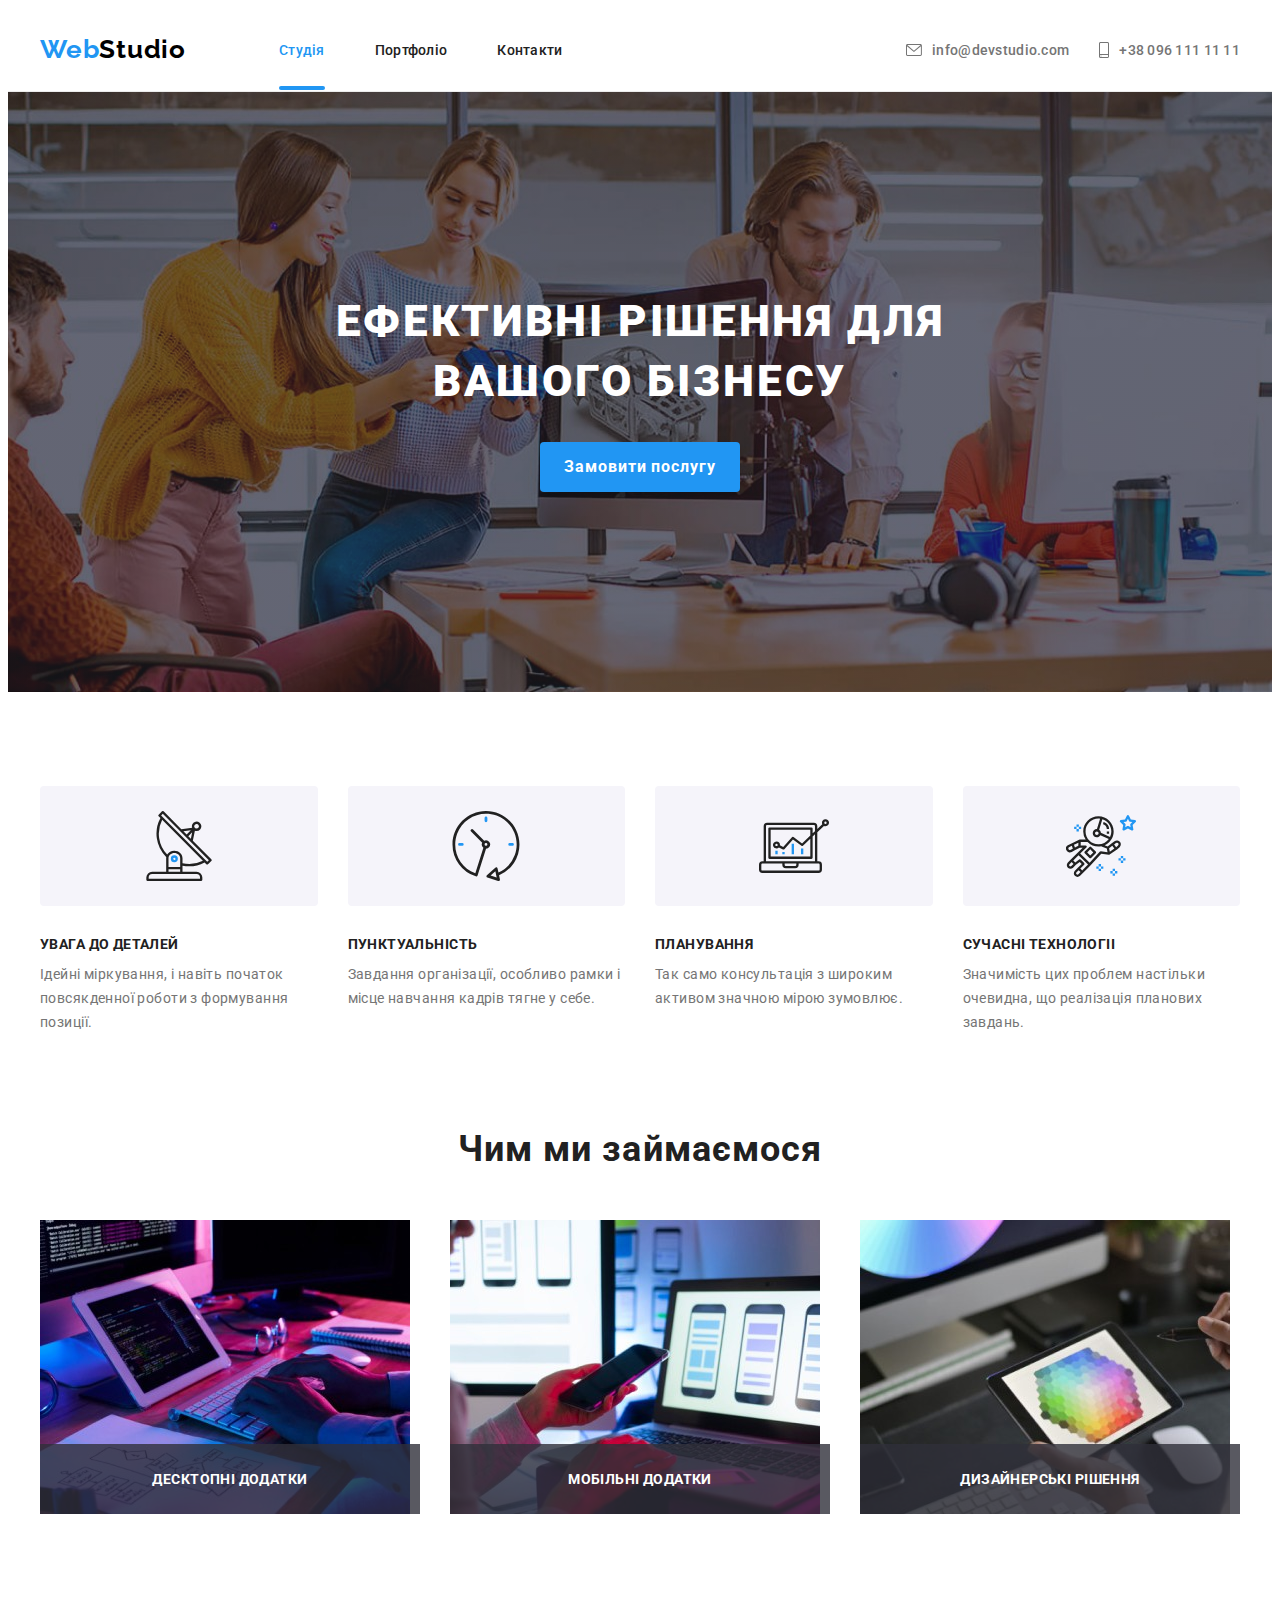
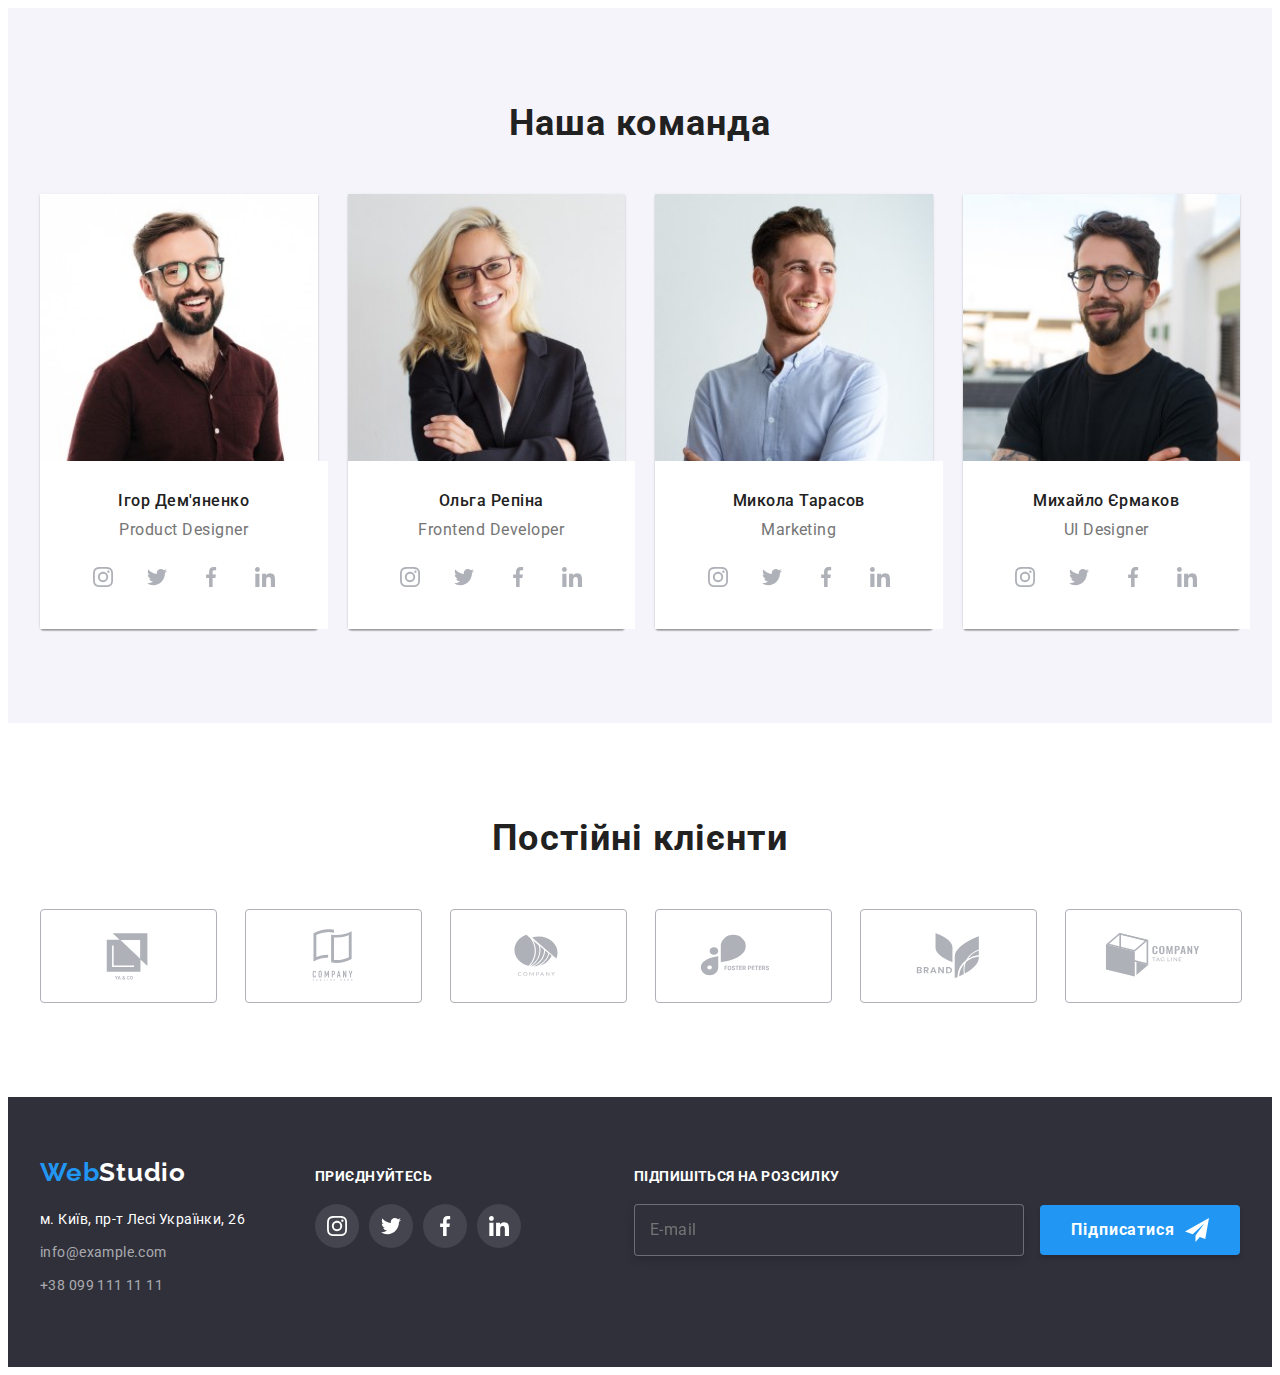
<file: index.html>
<!DOCTYPE html>
<html lang="uk">

<head>
	<meta charset="UTF-8" />
	<meta http-equiv="X-UA-Compatible" content="IE=edge" />
	<meta name="viewport" content="width=device-width, initial-scale=1.0" />
	<title>WebStudio</title>
	<link rel="preconnect" href="https://fonts.googleapis.com">
	<link rel="preconnect" href="https://fonts.gstatic.com" crossorigin>
	<link href="https://fonts.googleapis.com/css2?family=Raleway:wght@700&family=Roboto:wght@400;500;700;900&display=swap"
		rel="stylesheet" />
	<link rel="stylesheet" href="https://cdnjs.cloudflare.com/ajax/libs/modern-normalize/1.1.0/modern-normalize.min.css"
		integrity="sha512-wpPYUAdjBVSE4KJnH1VR1HeZfpl1ub8YT/NKx4PuQ5NmX2tKuGu6U/JRp5y+Y8XG2tV+wKQpNHVUX03MfMFn9Q=="
		crossorigin="anonymous" referrerpolicy="no-referrer" />
	<link rel="stylesheet" href="./css/main.css" />
	<!-- <link rel="stylesheet" href="./css/styles.css" /> -->
</head>

<body data-page>

	<!--шапка -->
	<header class="header">
		<div class="container header__container">
			<a class="link logo header__logo" href="/" lang="en"><span class="logo__part">Web</span>Studio</a>

			<button class="menu__btn" type="button" data-menu-open>
				<svg width="40" height="40">
					<use href="./images/icons.svg#menu"></use>
				</svg>
			</button>

			<nav class="nav">
				<ul class="list nav__list">
					<li class="nav__item"><a class="link nav__link nav__link--current " href="./index.html">Студія</a>
					</li>
					<li class="nav__item"><a class="link nav__link" href="./portfolio.html">Портфоліо</a></li>
					<li class="nav__item"><a class="link nav__link" href="">Контакти</a></li>
				</ul>
			</nav>
			<ul class="list header__addres">
				<li class="header__contact">
					<a class="link header__link header__link--top" href="mailto:info@devstudio.com"><svg class="header__icon"
							width="16px" height="12px">
							<use href="./images/icons.svg#envelope"></use>
						</svg> info@devstudio.com</a>
				</li>
				<li class="header__contact">
					<a class="link header__link header__link--bottom" href="tel:+380961111111"><svg class="header__icon"
							width="10px" height="16px">
							<use href="./images/icons.svg#smartphone"></use>
						</svg>+38 096 111 11 11</a>
				</li>
			</ul>
		</div>
	</header>
	<!-- Основна частина-->
	<main>
		<!-- Секція Герой Hero-->
		<section class="hero hero__bg">

			<div class="container hero__container ">
				<h1 class="hero__title">Ефективні рішення для вашого бізнесу</h1>
				<button class="btn btn__hero" data-modal-open type="button">Замовити послугу</button>
			</div>
		</section>

		<!-- Section about  Особенности -->
		<section class="about">
			<div class="container about__container">
				<h2 class="visually-hidden">Особенности</h2>
				<ul class="list about__list  card-set">
					<li class="card-set__item">
						<div class="about__icon">
							<svg width="70" height="70">
								<use href="./images/icons.svg#antenna"></use>
							</svg>
						</div>
						<h3 class="about__title">Увага до деталей</h3>
						<p class="about__text">Ідейні міркування, і навіть початок повсякденної роботи з формування позиції.</p>
					</li>

					<li class=" card-set__item">
						<div class="about__icon">
							<svg width="70" height="70">
								<use href="./images/icons.svg#clock"></use>
							</svg>
						</div>
						<h3 class="about__title">Пунктуальність</h3>
						<p class="about__text">
							Завдання організації, особливо рамки і місце навчання кадрів тягне у себе.
						</p>
					</li>
					<li class=" card-set__item">
						<div class="about__icon">
							<svg width="70" height="70">
								<use href="./images/icons.svg#diagram"></use>
							</svg>
						</div>
						<h3 class="about__title">Планування</h3>
						<p class="about__text">
							Так само консультація з широким активом значною мірою зумовлює.
						</p>
					</li>
					<li class=" card-set__item">
						<div class="about__icon">
							<svg width="70" height="70">
								<use href="./images/icons.svg#astronaut"></use>
							</svg>
						</div>
						<h3 class="about__title">Сучасні технологіі</h3>
						<p class="about__text">Значимість цих проблем настільки очевидна, що реалізація планових завдань.
						</p>
					</li>
				</ul>
			</div>
		</section>

		<!-- Section work  Чем мы занимаемся-->
		<section class="work">
			<div class="container work__container">
				<h2 class="work__title title">Чим ми займаємося</h2>
				<ul class=" list work__list card-set">
					<li class="work__item card-set__item">
						<img class="work__image" srcset="./images/work/img-1@1x_lg.jpg 1x, ./images/work/img-1@2x_lg.jpg 2x"
							src="./images/work/img-1@1x_lg.jpg" alt="Руки людини набирают код на клавіатурі" width="370"
							height="294" />
						<div class="add">
							<p class="add__text">Десктопні додатки</p>
						</div>
					</li>
					<li class="work__item card-set__item">
						<img class="work__image" srcset="./images/work/img-2@1x_lg.jpg 1x, ./images/work/img-2@2x_lg.jpg 2x"
							src="./images/work/img-2@1x_lg.jpg" alt="Руки людини створюють блокову розмітку додатку для телефону"
							width="370" height="294" />
						<div class="add">
							<p class="add__text">Мобільні додатки</p>
						</div>
					</li>
					<li class="work__item card-set__item">
						<img class="work__image" srcset="./images/work/img-3@1x_lg.jpg 1x, ./images/work/img-3@2x_lg.jpg 2x"
							src="./images/work/img-3@1x_lg.jpg" alt="Руки человета выбирают на планшете цвет из палитры цветов"
							width="370" height="294" />
						<div class="add">
							<p class="add__text">Дизайнерські рішення</p>
						</div>
					</li>
				</ul>
			</div>
		</section>

		<!-- Section team -->
		<section class="team">
			<div class="container team__container">
				<h2 class="team__title title">Наша команда</h2>
				<ul class="team__list list card-set ">
					<li class="team__item card-set__item">

						<picture>
							<source media="(min-width:1200px)" srcset="./images/team/img-1@1x_lg.webp 1x,
									 ./images/team/img-1@2x_lg.webp 2x" type="image/webp" />

							<source media="(min-width:1200px)" srcset="./images/team/img-1@1x_lg.jpg 1x,
										./images/team/img-1@2x_lg.jpg 2x " type="image/jpg" />

							<source media="(min-width:768px)" srcset="./images/team/img-1@1x_md.webp 1x,
									 ./images/team/img-1@2x_md.webp 2x" type="image/webp" />

							<source media="(min-width:768px)" srcset="./images/team/img-1@1x_md.jpg 1x,
										./images/team/img-1@2x_md.jpg 2x " type="image/jpg" />

							<source media="(max-width:767px)" srcset="./images/team/img-1@1x_sm.webp 1x,
									 ./images/team/img-1@2x_sm.webp 2x" type="image/webp" />

							<source media="(max-width:767px)" srcset="./images/team/img-1@1x_sm.jpg 1x,
										./images/team/img-1@2x_sm.jpg 2x " type="image/jpg" />

							<img class="team__image" src="./images/team/img-1@1x_sm.jpg" alt="фото Ігоря Дем'яненко" width="450"
								height="260" />
						</picture>
						<div class="team__wraper card-set__item">
							<h3 class="team__name">Ігор Дем'яненко</h3>
							<p class="team__profession" lang="en">Product Designer</p>
							<ul class="list social">
								<li class="social__item">
									<a class="social__link link" href="https://www.instagram.com" target="_blank"
										rel="noopener noreferrer" aria-label="Ссылка на Инстаграм">
										<svg width="20" height="20">
											<use class="social__icon" href="./images/icons.svg#instagram"></use>
										</svg>
									</a>
								</li>
								<li class="social__item">
									<a class="social__link link" href="https://www.twitter.com" target="_blank" rel="noopener noreferrer"
										aria-label="Ссылка на Твиттер">
										<svg class="social__icon" width="20" height="20">
											<use href="./images/icons.svg#twitter"></use>
										</svg>
									</a>
								</li>
								<li class="social__item">
									<a class="social__link link" href="https://www.facebook.com" target="_blank" rel="noopener noreferrer"
										aria-label="Ссылка на Фейсбук">
										<svg class="social__icon" width="20" height="20">
											<use href="./images/icons.svg#facebook"></use>
										</svg>
									</a>
								</li>
								<li class="social__item">
									<a class="social__link link" href="https://www.linkedin.com" target="_blank" rel="noopener noreferrer"
										aria-label="Ссылка на Линкедин">
										<svg width="20" height="20">
											<use class="social__icon" href="./images/icons.svg#linkedin"></use>
										</svg>
									</a>
								</li>
							</ul>
						</div>
					</li>
					<li class="team__item card-set__item">

						<picture>
							<source media="(min-width:1200px)" srcset="./images/team/img-2@1x_lg.webp 1x,
															 ./images/team/img-2@2x_lg.webp 2x" type="image/webp" />

							<source media="(min-width:1200px)" srcset="./images/team/img-2@1x_lg.jpg 1x,
																./images/team/img-2@2x_lg.jpg 2x " type="image/jpg" />

							<source media="(min-width:768px)" srcset="./images/team/img-2@1x_md.webp 1x,
															 ./images/team/img-2@2x_md.webp 2x" type="image/webp" />

							<source media="(min-width:768px)" srcset="./images/team/img-2@1x_md.jpg 1x,
																./images/team/img-2@2x_md.jpg 2x " type="image/jpg" />

							<source media="(max-width:767px)" srcset="./images/team/img-2@1x_sm.webp 1x,
															 ./images/team/img-2@2x_sm.webp 2x" type="image/webp" />

							<source media="(max-width:767px)" srcset="./images/team/img-2@1x_sm.jpg 1x,
																./images/team/img-2@2x_sm.jpg 2x " type="image/jpg" />

							<img class="team__image" src="./images/team/img-2@1x_sm.jpg" alt="фото Ольги Рєпіної" width="450"
								height="260" />
						</picture>

						<div class="team__wraper card-set__item">
							<h3 class="team__name">Ольга Репіна</h3>
							<p class="team__profession" lang="en">Frontend Developer</p>
							<ul class="list social">
								<li class="social__item">
									<a class="social__link link" href="https://www.instagram.com" target="_blank"
										rel="noopener noreferrer" aria-label="Ссылка на Инстаграм">
										<svg width="20" height="20">
											<use class="social__icon" href="./images/icons.svg#instagram"></use>
										</svg>
									</a>
								</li>
								<li class="social__item">
									<a class="social__link link" href="https://www.twitter.com" target="_blank" rel="noopener noreferrer"
										aria-label="Ссылка на Твиттер">
										<svg class="social__icon" width="20" height="20">
											<use href="./images/icons.svg#twitter"></use>
										</svg>
									</a>
								</li>
								<li class="social__item">
									<a class="social__link link" href="https://www.facebook.com" target="_blank" rel="noopener noreferrer"
										aria-label="Ссылка на Фейсбук">
										<svg class="social__icon" width="20" height="20">
											<use href="./images/icons.svg#facebook"></use>
										</svg>
									</a>
								</li>
								<li class="social__item">
									<a class="social__link link" href="https://www.linkedin.com" target="_blank" rel="noopener noreferrer"
										aria-label="Ссылка на Линкедин">
										<svg width="20" height="20">
											<use class="social__icon" href="./images/icons.svg#linkedin"></use>
										</svg>
									</a>
								</li>
							</ul>
						</div>
					</li>
					<li class="team__item card-set__item">
						<picture>
							<source media="(min-width:1200px)" srcset="./images/team/img-3@1x_lg.webp 1x,
																						 ./images/team/img-3@2x_lg.webp 2x" type="image/webp" />

							<source media="(min-width:1200px)" srcset="./images/team/img-3@1x_lg.jpg 1x,
																							./images/team/img-3@2x_lg.jpg 2x " type="image/jpg" />

							<source media="(min-width:768px)" srcset="./images/team/img-3@1x_md.webp 1x,
																						 ./images/team/img-3@2x_md.webp 2x" type="image/webp" />

							<source media="(min-width:768px)" srcset="./images/team/img-3@1x_md.jpg 1x,
																							./images/team/img-3@2x_md.jpg 2x " type="image/jpg" />

							<source media="(max-width:767px)" srcset="./images/team/img-3@1x_sm.webp 1x,
																						 ./images/team/img-3@2x_sm.webp 2x" type="image/webp" />

							<source media="(max-width:767px)" srcset="./images/team/img-3@1x_sm.jpg 1x,
																							./images/team/img-3@2x_sm.jpg 2x " type="image/jpg" />
							<img class="team__image" src="./images/team/img-3@1x_sm.jpg" alt="фото Миколи Тарасова" width="450"
								height="260" />
						</picture>
						<div class="team__wraper card-set__item">
							<h3 class="team__name">Микола Тарасов</h3>
							<p class="team__profession" lang="en">Marketing</p>
							<ul class="list social">
								<li class="social__item">
									<a class="social__link link" href="https://www.instagram.com" target="_blank"
										rel="noopener noreferrer" aria-label="Ссылка на Инстаграм">
										<svg width="20" height="20">
											<use class="social__icon" href="./images/icons.svg#instagram"></use>
										</svg>
									</a>
								</li>
								<li class="social__item">
									<a class="social__link link" href="https://www.twitter.com" target="_blank" rel="noopener noreferrer"
										aria-label="Ссылка на Твиттер">
										<svg class="social__icon" width="20" height="20">
											<use href="./images/icons.svg#twitter"></use>
										</svg>
									</a>
								</li>
								<li class="social__item">
									<a class="social__link link" href="https://www.facebook.com" target="_blank" rel="noopener noreferrer"
										aria-label="Ссылка на Фейсбук">
										<svg class="social__icon" width="20" height="20">
											<use href="./images/icons.svg#facebook"></use>
										</svg>
									</a>
								</li>
								<li class="social__item">
									<a class="social__link link" href="https://www.linkedin.com" target="_blank" rel="noopener noreferrer"
										aria-label="Ссылка на Линкедин">
										<svg width="20" height="20">
											<use class="social__icon" href="./images/icons.svg#linkedin"></use>
										</svg>
									</a>
								</li>
							</ul>
						</div>
					</li>
					<li class="team__item card-set__item">
						<picture>
							<source media="(min-width:1200px)" srcset="./images/team/img-4@1x_lg.webp 1x,
																													 ./images/team/img-4@2x_lg.webp 2x" type="image/webp" />

							<source media="(min-width:1200px)" srcset="./images/team/img-4@1x_lg.jpg 1x,
																														./images/team/img-4@2x_lg.jpg 2x " type="image/jpg" />

							<source media="(min-width:768px)" srcset="./images/team/img-4@1x_md.webp 1x,
																													 ./images/team/img-4@2x_md.webp 2x" type="image/webp" />

							<source media="(min-width:768px)" srcset="./images/team/img-4@1x_md.jpg 1x,
																														./images/team/img-4@2x_md.jpg 2x " type="image/jpg" />

							<source media="(max-width:767px)" srcset="./images/team/img-4@1x_sm.webp 1x,
																													 ./images/team/img-4@2x_sm.webp 2x" type="image/webp" />

							<source media="(max-width:767px)" srcset="./images/team/img-4@1x_sm.jpg 1x,
																														./images/team/img-4@2x_sm.jpg 2x " type="image/jpg" />
							<img class="team__image" src="./images/team/img-4@1x_sm.jpg " alt="фото Михайла Єрмака" width="450"
								height="260" />
						</picture>
						<div class="team__wraper card-set__item">
							<h3 class="team__name">Михайло Єрмаков</h3>
							<p class="team__profession" lang="en">UI Designer</p>
							<ul class="list social">
								<li class="social__item">
									<a class="social__link link" href="https://www.instagram.com" target="_blank"
										rel="noopener noreferrer" aria-label="Ссылка на Инстаграм">
										<svg width="20" height="20">
											<use class="social__icon" href="./images/icons.svg#instagram"></use>
										</svg>
									</a>
								</li>
								<li class="social__item">
									<a class="social__link link" href="https://www.twitter.com" target="_blank" rel="noopener noreferrer"
										aria-label="Ссылка на Твиттер">
										<svg class="social__icon" width="20" height="20">
											<use href="./images/icons.svg#twitter"></use>
										</svg>
									</a>
								</li>
								<li class="social__item">
									<a class="social__link link" href="https://www.facebook.com" target="_blank" rel="noopener noreferrer"
										aria-label="Ссылка на Фейсбук">
										<svg class="social__icon" width="20" height="20">
											<use href="./images/icons.svg#facebook"></use>
										</svg>
									</a>
								</li>
								<li class="social__item">
									<a class="social__link link" href="https://www.linkedin.com" target="_blank" rel="noopener noreferrer"
										aria-label="Ссылка на Линкедин">
										<svg width="20" height="20">
											<use class="social__icon" href="./images/icons.svg#linkedin"></use>
										</svg>
									</a>
								</li>
							</ul>
						</div>
					</li>
				</ul>
			</div>
		</section>

		<!-- Section clients -->
		<section class="clients">
			<div class="container clients__container">
				<h2 class="clients__title title">Постійні клієнти</h2>
				<ul class="list clients__list card-set">
					<li class="clients__item card-set__item">
						<a class="link clients__link" href="" target="_blank" rel="noopener norefferer">
							<svg class="clients__icon" width="106" height="60">
								<use href="./images/icons.svg#Logo"></use>
							</svg>
						</a>
					</li>
					<li class="clients__item card-set__item">
						<a class="link clients__link" href="" target="_blank" rel="noopener norefferer">
							<svg class="clients__icon" width="106" height="60">
								<use href="./images/icons.svg#Logo-1"></use>
							</svg>
						</a>
					</li>
					<li class="clients__item card-set__item">
						<a class="link clients__link" href="" target="_blank" rel="noopener norefferer">
							<svg class="clients__icon" width="106" height="60">
								<use href="./images/icons.svg#Logo-2"></use>
							</svg>
						</a>
					</li>
					<li class="clients__item card-set__item">
						<a class="link clients__link" href="" target="_blank" rel="noopener norefferer">
							<svg class="clients__icon" width="106" height="60">
								<use href="./images/icons.svg#Logo-3"></use>
							</svg>
						</a>
					</li>
					<li class="clients__item card-set__item">
						<a class="link clients__link" href="" target="_blank" rel="noopener norefferer">
							<svg class="clients__icon" width="106" height="60">
								<use href="./images/icons.svg#Logo-4"></use>
							</svg>
						</a>
					</li>
					<li class="clients__item card-set__item">
						<a class="link clients__link" href="" target="_blank" rel="noopener norefferer">
							<svg class="clients__icon" width="106" height="60">
								<use href="./images/icons.svg#Logo-5"></use>
							</svg>
						</a>
					</li>

				</ul>

			</div>
		</section>
	</main>

	<!-- Footer       Подвал-->
	<footer class="footer">
		<div class="container footer__container">
			<div class="footer__contact">
				<a class="link logo footer__logo" lang="en" href="/"><span class="logo__part">Web</span>Studio</a>
				<address class="footer__addres">
					<ul class="addres__list list">
						<li class="addres__addres">м. Київ, пр-т Лесі Українки, 26</li>
						<li class="addres__item">
							<a class="link addres__contact" href="mailto:info@example.com">info@example.com</a>
						</li>
						<li class="addres__item">
							<a class="link addres__contact" href="tel:+380991111111">+38 099 111 11 11</a>
						</li>
					</ul>
				</address>


			</div>
			<div class="footer__social">
				<h4 class="social__title">приєднуйтесь</h4>
				<ul class="list social">
					<li class="social__item">
						<a class="social__link footer__link link" href="instagram.com" target="_blank" rel="noopener noreferrer"
							aria-label="Ссылка на Инстаграм">
							<svg width="20" height="20">
								<use class="social__icon footer__icon" href="./images/icons.svg#instagram"></use>
							</svg>
						</a>
					</li>
					<li class="social__item">
						<a class="social__link footer__link link" href="twitter.com" target="_blank" rel="noopener noreferrer"
							aria-label="Ссылка на Твиттер">
							<svg class="social__icon footer__icon" width="20" height="20">
								<use href="./images/icons.svg#twitter"></use>
							</svg>
						</a>
					</li>
					<li class="social__item">
						<a class="social__link footer__link link" href="facebook.com" target="_blank" rel="noopener noreferrer"
							aria-label="Ссылка на Фейсбук">
							<svg class="social__icon footer__icon" width="20" height="20">
								<use href="./images/icons.svg#facebook"></use>
							</svg>
						</a>
					</li>
					<li class="social__item">
						<a class="social__link footer__link link" href="linkedin.com" target="_blank" rel="noopener noreferrer"
							aria-label="Ссылка на Линкедин">
							<svg width="20" height="20">
								<use class="social__icon footer__icon" href="./images/icons.svg#linkedin"></use>
							</svg>
						</a>
					</li>
				</ul>
			</div>
			<div class="footer__subscription">
				<h4 class="subscription__title">Підпишіться на розсилку</h4>
				<form class="subscription__form">
					<label class="subscription__group">
						<input class="subscription__input" name="email" type="email" placeholder="E-mail">
					</label>
					<button class="btn subscription__btn" type="submit">Підписатися
						<svg class="subscription__icon" width="24" height="24">
							<use href="./images/icons.svg#icon-send"></use>
						</svg>
					</button>
				</form>
			</div>

		</div>

	</footer>

	<!-- Modal window -->

	<div class="backgrop is-hidden" data-modal>
		<div class="modal">
			<button class=" close__btn" data-modal-close>
				<svg class="close__icon" width="18px" height="18px">
					<use href="./images/icons.svg#close"></use>
				</svg>
			</button>
			<form class="register-form">
				<strong class="register-form__title">Залиште свої дані, ми вам передзвонимо</strong>
				<div class="register-form__group" role="group">
					<label class="register-form__wrap">
						<span class="register-form__text">Ім'я</span>
						<input class="register-form__input" type="text" name="name">
						<svg class="register-form__icon" width="18" height="18">
							<use href="./images/icons.svg#person"></use>
						</svg>
					</label>
					<label class="register-form__wrap">
						<span class="register-form__text">Телефон</span>
						<input class="register-form__input" type="text" name="phone">
						<svg class="register-form__icon" width="18" height="18">
							<use href="./images/icons.svg#phone"></use>
						</svg>
					</label>
					<label class="register-form__wrap">
						<span class="register-form__text">Пошта</span>
						<input class="register-form__input" type="text" name="email">
						<svg class="register-form__icon" width="18" height="18">
							<use href="./images/icons.svg#email-black"></use>
						</svg>
					</label>
					<label class="register-form__wrap">
						<span class="register-form__text">Коментар</span>
						<textarea class="register-form__message" type="text" name="message" rows="6"
							placeholder="Введіть текст"></textarea>
					</label>
				</div>
				<label class="checkbox">
					<input class="checkbox__input visually-hidden" type="checkbox" name="agreement">
					<svg class="checked__icon" width="16" height="15">
						<use class="checked__icon--uncheck" href="./images/icons.svg#uncheck"></use>
						<use class="checked__icon--check" href="./images/icons.svg#check"></use>
					</svg>
					<span class="checkbox__text">Погоджуюся з розсилкою та приймаю <a class="checkbox__link" href="">Умови
							договору</a> </span>
				</label>
				<button class="register-form__btn btn" type="submit">Відправити</button>


			</form>

		</div>

	</div>

	<!-- Mobile menu -->


	<div class="menu__overlay" data-menu>
		<div class="menu__container">
			<button class="menu__btn menu__btn-close" type="button" data-menu-close>
				<svg class="menu__close" width="40" height="40">
					<use href="./images/icons.svg#menu-close"></use>
				</svg>
			</button>
			<ul class="list menu__list">
				<li class="menu__item"><a class="link menu__link menu__link--current " href="./index.html">Студія</a>
				</li>
				<li class="menu__item"><a class="link menu__link" href="./portfolio.html">Портфоліо</a></li>
				<li class="menu__item"><a class="link menu__link" href="">Контакти</a></li>
			</ul>

			<ul class="list menu__addres">
				<li class="menu__contact">
					<a class="link menu__tel" href="tel:+380961111111">+38 096 111 11 11</a>
				</li>
				<li class="menu__contact">
					<a class="link menu__email" href="mailto:info@devstudio.com">info@devstudio.com</a>
				</li>

			</ul>

			<ul class="menu__social list">
				<li class="menu-social__items">
					<a class="menu-social__link link" href="">Instagram</a>
				</li>
				<li class="menu-social__items">
					<a class="menu-social__link link" href="">Twitter</a>
				</li>
				<li class="menu-social__items">
					<a class="menu-social__link link" href="">Facebook</a>
				</li>
				<li class="menu-social__items">
					<a class="menu-social__link link" href="">LinkedIn</a>
				</li>
			</ul>
		</div>
	</div>

	<script src="./js/modal.js"></script>
	<script src="./js/menu.js"></script>
</body>

</html>
</file>
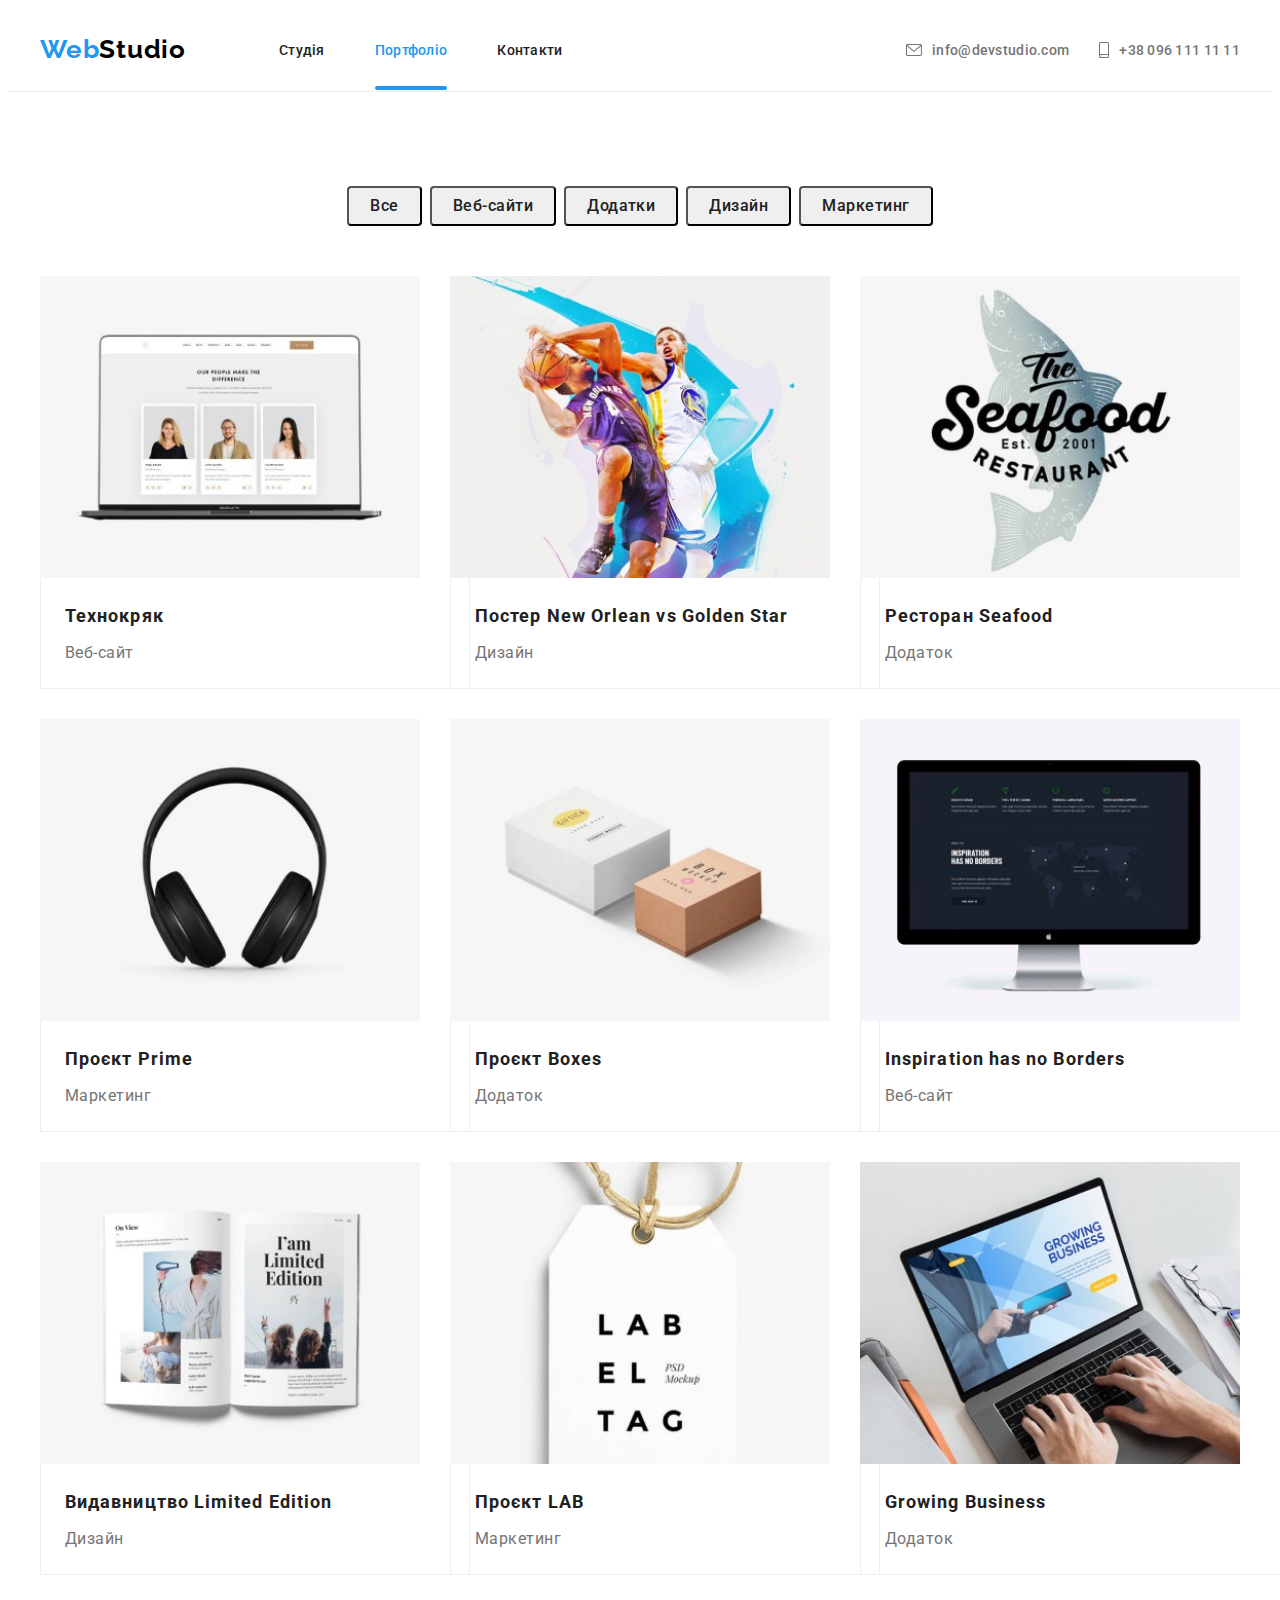
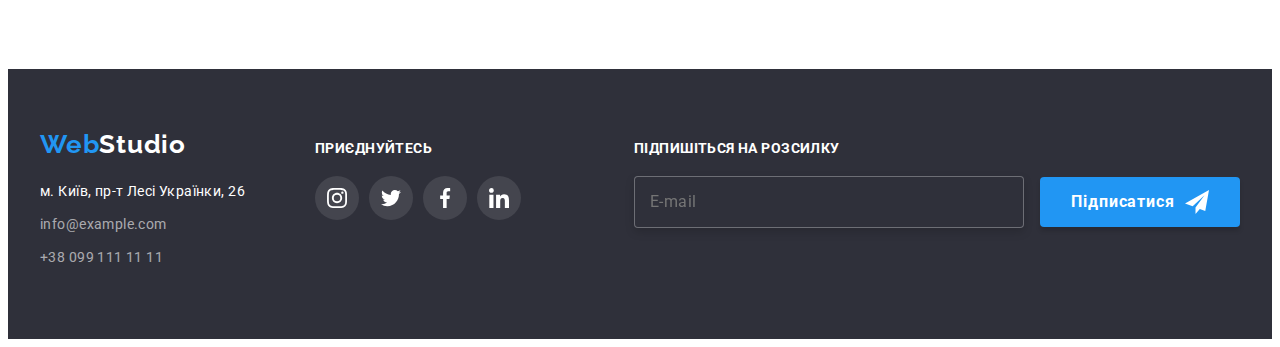
<file: portfolio.html>
<!DOCTYPE html>
<html lang="uk">

<head>
	<meta charset="UTF-8">
	<meta http-equiv="X-UA-Compatible" content="IE=edge">
	<meta name="viewport" content="width=device-width, initial-scale=1.0">
	<title>Portfolio</title>
	<link rel="preconnect" href="https://fonts.googleapis.com">
	<link rel="preconnect" href="https://fonts.gstatic.com" crossorigin>
	<link href="https://fonts.googleapis.com/css2?family=Raleway:wght@700&family=Roboto:wght@400;500;700;900&display=swap"
		rel="stylesheet">
	<link rel="stylesheet" href="https://cdnjs.cloudflare.com/ajax/libs/modern-normalize/1.1.0/modern-normalize.min.css"
		integrity="sha512-wpPYUAdjBVSE4KJnH1VR1HeZfpl1ub8YT/NKx4PuQ5NmX2tKuGu6U/JRp5y+Y8XG2tV+wKQpNHVUX03MfMFn9Q=="
		crossorigin="anonymous" referrerpolicy="no-referrer" />
	<link rel="stylesheet" href="./css/main.css" />
	<!-- <link rel="stylesheet" href="./css/styles.css" /> -->
</head>

<body>
	<!--шапка -->
	<header class="header">
		<div class="container header__container">
			<a class="link logo header__logo" href="/" lang="en"><span class="logo__part">Web</span>Studio</a>

			<button class="menu__btn" type="button" data-menu-open>
				<svg width="40" height="40">
					<use href="./images/icons.svg#menu"></use>
				</svg>
			</button>

			<nav class="nav">
				<ul class="list nav__list">
					<li class="nav__item"><a class="link nav__link" href="./index.html">Студія</a>
					</li>
					<li class="nav__item"><a class="link nav__link nav__link--current" href="./portfolio.html">Портфоліо</a></li>
					<li class="nav__item"><a class="link nav__link" href="">Контакти</a></li>
				</ul>
			</nav>
			<ul class="list header__addres">
				<li class="header__contact">
					<a class="link header__link" href="mailto:info@devstudio.com"><svg class="header__icon" width="16px"
							height="12px">
							<use href="./images/icons.svg#envelope"></use>
						</svg> info@devstudio.com</a>
				</li>
				<li class="header-contact">
					<a class="link header__link" href="tel:+380961111111"><svg class="header__icon" width="10px" height="16px">
							<use href="./images/icons.svg#smartphone"></use>
						</svg>+38 096 111 11 11</a>
				</li>
			</ul>
		</div>
	</header>
	<!-- examleps Примеры работ -->
	<section class="examples">
		<div class="container examples__container">
			<h1 class="visually-hidden">Приклади робіт</h1>
			<ul class="list filter">
				<li class="filter__item"><button class="filter__btn" type="button">Все</button></li>
				<li class="filter__item"><button class="filter__btn" type="button">Веб-сайти</button></li>
				<li class="filter__item"><button class="filter__btn" type="button">Додатки</button></li>
				<li class="filter__item"><button class="filter__btn" type="button">Дизайн</button></li>
				<li class="filter__item"><button class="filter__btn" type="button">Маркетинг</button></li>
			</ul>
			<ul class="list examples__list card-set">
				<li class="examples__item card-set__item">
					<a class="link examples__link" href="">
						<div class="examples__wrap">
							<picture>
								<source media="(min-width:1200px)" srcset="./images/portfolio/img-1@1x_lg.webp 1x,
									 ./images/portfolio/img-1@2x_lg.webp 2x" type="image/webp" />

								<source media="(min-width:1200px)" srcset="./images/portfolio/img-1@1x_lg.jpg 1x,
										./images/portfolio/img-1@2x_lg.jpg 2x " type="image/jpg" />

								<source media="(min-width:768px)" srcset="./images/portfolio/img-1@1x_md.webp 1x,
									 ./images/portfolio/img-1@2x_md.webp 2x" type="image/webp" />

								<source media="(min-width:768px)" srcset="./images/portfolio/img-1@1x_md.jpg 1x,
										./images/portfolio/img-1@2x_md.jpg 2x " type="image/jpg" />

								<source media="(max-width:767px)" srcset="./images/portfolio/img-1@1x_sm.webp 1x,
										./images/portfolio/img-1@2x_sm.webp 2x" type="image/webp" />

								<source media="(max-width:767px)" srcset="./images/portfolio/img-1@1x_sm.jpg 1x,
										./images/portfolio/img-1@2x_sm.jpg 2x " type="image/jpg" />

								<img class="examples__img" src="./images/portfolio/img-1@1x_lg.jpg"
									alt="Портретні фото чоловіка та жінки" width="450" height="294">
							</picture>
							<div class="overlay">
								<p class="overlay__text">Ресурс пропонує комплексні пропозиції з різним рівнем функціоналу та сервісів.
									Все це дозволить відвідувачу отримати
									вичерпні відомості про компанію чи приватну особу.</p>
							</div>
						</div>
						<div class="examples__name">
							<h2 class="examples__title">Технокряк </h2>
							<p class="examples__filter">Веб-сайт</p>
						</div>
					</a>
				</li>
				<li class="examples__item card-set__item">
					<a class="examples__link link" href="">
						<div class="examples__wrap">
							<picture>
								<source media="(min-width:1200px)" srcset="./images/portfolio/img-2@1x_lg.webp 1x,
															 ./images/portfolio/img-2@2x_lg.webp 2x" type="image/webp" />

								<source media="(min-width:1200px)" srcset="./images/portfolio/img-2@1x_lg.jpg 1x,
																./images/portfolio/img-2@2x_lg.jpg 2x " type="image/jpg" />

								<source media="(min-width:768px)" srcset="./images/portfolio/img-2@1x_md.webp 1x,
															 ./images/portfolio/img-2@2x_md.webp 2x" type="image/webp" />

								<source media="(min-width:768px)" srcset="./images/portfolio/img-2@1x_md.jpg 1x,
																./images/portfolio/img-2@2x_md.jpg 2x " type="image/jpg" />

								<source media="(max-width:767px)" srcset="./images/portfolio/img-2@1x_sm.webp 1x,
																./images/portfolio/img-2@2x_sm.webp 2x" type="image/webp" />

								<source media="(max-width:767px)" srcset="./images/portfolio/img-2@1x_sm.jpg 1x,
																./images/portfolio/img-2@2x_sm.jpg 2x " type="image/jpg" />

								<img class="examples__img" src="./images/portfolio/img-2@1x_lg.jpg" alt="2 баскетболіста виборюють м'яч"
									width="450" height="294">
							</picture>
							<div class="overlay">
								<p class="overlay__text">Ресурс пропонує комплексні пропозиції з різним рівнем функціоналу та сервісів.
									Все це дозволить відвідувачу отримати
									вичерпні відомості про компанію чи приватну особу.</p>
							</div>
						</div>
						<div class="examples__name">
							<h2 class="examples__title"> Постер <span lang="en">New Orlean vs Golden Star</span> </h2>
							<p class="examples__filter">Дизайн</p>
						</div>

					</a>
				</li>
				<li class="examples__item card-set__item">
					<a class="examples__link link" href="">
						<div class="examples__wrap">
							<picture>
								<source media="(min-width:1200px)" srcset="./images/portfolio/img-3@1x_lg.webp 1x,
																 ./images/portfolio/img-3@2x_lg.webp 2x" type="image/webp" />

								<source media="(min-width:1200px)" srcset="./images/portfolio/img-3@1x_lg.jpg 1x,
																	./images/portfolio/img-3@2x_lg.jpg 2x " type="image/jpg" />

								<source media="(min-width:768px)" srcset="./images/portfolio/img-3@1x_md.webp 1x,
																 ./images/portfolio/img-3@2x_md.webp 2x" type="image/webp" />

								<source media="(min-width:768px)" srcset="./images/portfolio/img-3@1x_md.jpg 1x,
																	./images/portfolio/img-3@2x_md.jpg 2x " type="image/jpg" />

								<source media="(max-width:767px)" srcset="./images/portfolio/img-3@1x_sm.webp 1x,
																	./images/portfolio/img-3@2x_sm.webp 2x" type="image/webp" />

								<source media="(max-width:767px)" srcset="./images/portfolio/img-3@1x_sm.jpg 1x,
																	./images/portfolio/img-3@2x_sm.jpg 2x " type="image/jpg" />

								<img class="examples__img" src="./images/portfolio/img-3@1x_lg.jpg" alt="Емблема ресторану" width="450"
									height="294">
							</picture>
							<div class="overlay">
								<p class="overlay__text">Ресурс пропонує комплексні пропозиції з різним рівнем функціоналу та сервісів.
									Все це дозволить відвідувачу отримати
									вичерпні відомості про компанію чи приватну особу.</p>
							</div>
						</div>
						<div class="examples__name">
							<h2 class="examples__title">Ресторан <span lang="en">Seafood</span></h2>
							<p class="examples__filter">Додаток</p>
						</div>
					</a>
				</li>
				<li class="examples__item card-set__item">
					<a class="examples__link link" href="">
						<div class="examples__wrap">
							<picture>
								<source media="(min-width:1200px)" srcset="./images/portfolio/img-4@1x_lg.webp 1x,
																 ./images/portfolio/img-4@2x_lg.webp 2x" type="image/webp" />

								<source media="(min-width:1200px)" srcset="./images/portfolio/img-4@1x_lg.jpg 1x,
																	./images/portfolio/img-4@2x_lg.jpg 2x " type="image/jpg" />

								<source media="(min-width:768px)" srcset="./images/portfolio/img-4@1x_md.webp 1x,
																 ./images/portfolio/img-4@2x_md.webp 2x" type="image/webp" />

								<source media="(min-width:768px)" srcset="./images/portfolio/img-4@1x_md.jpg 1x,
																	./images/portfolio/img-4@2x_md.jpg 2x " type="image/jpg" />

								<source media="(max-width:767px)" srcset="./images/portfolio/img-4@1x_sm.webp 1x,
																	./images/portfolio/img-4@2x_sm.webp 2x" type="image/webp" />

								<source media="(max-width:767px)" srcset="./images/portfolio/img-4@1x_sm.jpg 1x,
																	./images/portfolio/img-4@2x_sm.jpg 2x " type="image/jpg" />

								<img class="examples__img" src="./images/portfolio/img-4@1x_lg.jpg" alt="Навушники" width="450"
									height="294">
							</picture>
							<div class="overlay">
								<p class="overlay__text">Ресурс пропонує комплексні пропозиції з різним рівнем функціоналу та сервісів.
									Все це дозволить відвідувачу отримати
									вичерпні відомості про компанію чи приватну особу.</p>
							</div>
						</div>
						<div class="examples__name">
							<h2 class="examples__title">Проєкт <span lang="en">Prime</span></h2>
							<p class="examples__filter">Маркетинг</p>
						</div>
					</a>
				</li>
				<li class="examples__item card-set__item">
					<a class="examples__link link" href="">
						<div class="examples__wrap">
							<picture>
								<source media="(min-width:1200px)" srcset="./images/portfolio/img-5@1x_lg.webp 1x,
															 ./images/portfolio/img-5@2x_lg.webp 2x" type="image/webp" />

								<source media="(min-width:1200px)" srcset="./images/portfolio/img-5@1x_lg.jpg 1x,
																./images/portfolio/img-5@2x_lg.jpg 2x " type="image/jpg" />

								<source media="(min-width:768px)" srcset="./images/portfolio/img-5@1x_md.webp 1x,
															 ./images/portfolio/img-5@2x_md.webp 2x" type="image/webp" />

								<source media="(min-width:768px)" srcset="./images/portfolio/img-5@1x_md.jpg 1x,
																./images/portfolio/img-5@2x_md.jpg 2x " type="image/jpg" />

								<source media="(max-width:767px)" srcset="./images/portfolio/img-5@1x_sm.webp 1x,
																./images/portfolio/img-5@2x_sm.webp 2x" type="image/webp" />

								<source media="(max-width:767px)" srcset="./images/portfolio/img-5@1x_sm.jpg 1x,
																./images/portfolio/img-5@2x_sm.jpg 2x " type="image/jpg" />

								<img class="examples__img" src="./images/portfolio/img-5@1x_lg.jpg"
									alt="Два бокси білого та коричневого кольору" width="450" height="294">
							</picture>
							<div class="overlay">
								<p class="overlay__text">Ресурс пропонує комплексні пропозиції з різним рівнем функціоналу та сервісів.
									Все це дозволить відвідувачу отримати
									вичерпні відомості про компанію чи приватну особу.</p>
							</div>
						</div>
						<div class="examples__name">
							<h2 class="examples__title">Проєкт <span lang="en">Boxes</span> </h2>
							<p class="examples__filter">Додаток</p>
						</div>
					</a>
				</li>
				<li class="examples__item card-set__item">
					<a class="examples__link link" href="">
						<div class="examples__wrap">
							<picture>
								<source media="(min-width:1200px)" srcset="./images/portfolio/img-6@1x_lg.webp 1x,
																 ./images/portfolio/img-6@2x_lg.webp 2x" type="image/webp" />

								<source media="(min-width:1200px)" srcset="./images/portfolio/img-6@1x_lg.jpg 1x,
																	./images/portfolio/img-6@2x_lg.jpg 2x " type="image/jpg" />

								<source media="(min-width:768px)" srcset="./images/portfolio/img-6@1x_md.webp 1x,
																 ./images/portfolio/img-6@2x_md.webp 2x" type="image/webp" />

								<source media="(min-width:768px)" srcset="./images/portfolio/img-6@1x_md.jpg 1x,
																	./images/portfolio/img-6@2x_md.jpg 2x " type="image/jpg" />

								<source media="(max-width:767px)" srcset="./images/portfolio/img-6@1x_sm.webp 1x,
																	./images/portfolio/img-6@2x_sm.webp 2x" type="image/webp" />

								<source media="(max-width:767px)" srcset="./images/portfolio/img-6@1x_sm.jpg 1x,
																	./images/portfolio/img-6@2x_sm.jpg 2x " type="image/jpg" />

								<img class="examples__img" src="./images/portfolio/img-6@1x_lg.jpg" alt="Карта світу на екране монітора"
									width="450" height="294">
							</picture>
							<div class="overlay">
								<p class="overlay__text">Ресурс пропонує комплексні пропозиції з різним рівнем функціоналу та сервісів.
									Все це дозволить відвідувачу отримати
									вичерпні відомості про компанію чи приватну особу.</p>
							</div>
						</div>
						<div class="examples__name">
							<h2 class="examples__title" lang="en">Inspiration has no Borders</h2>
							<p class="examples__filter">Веб-сайт</p>
						</div>
					</a>
				</li>
				<li class="examples__item card-set__item">
					<a class="examples__link link" href="">
						<div class="examples__wrap">
							<picture>
								<source media="(min-width:1200px)" srcset="./images/portfolio/img-7@1x_lg.webp 1x,
																 ./images/portfolio/img-7@2x_lg.webp 2x" type="image/webp" />

								<source media="(min-width:1200px)" srcset="./images/portfolio/img-7@1x_lg.jpg 1x,
																	./images/portfolio/img-7@2x_lg.jpg 2x " type="image/jpg" />

								<source media="(min-width:768px)" srcset="./images/portfolio/img-7@1x_md.webp 1x,
																 ./images/portfolio/img-7@2x_md.webp 2x" type="image/webp" />

								<source media="(min-width:768px)" srcset="./images/portfolio/img-7@1x_md.jpg 1x,
																	./images/portfolio/img-7@2x_md.jpg 2x " type="image/jpg" />

								<source media="(max-width:767px)" srcset="./images/portfolio/img-7@1x_sm.webp 1x,
																	./images/portfolio/img-7@2x_sm.webp 2x" type="image/webp" />

								<source media="(max-width:767px)" srcset="./images/portfolio/img-7@1x_sm.jpg 1x,
																	./images/portfolio/img-7@2x_sm.jpg 2x " type="image/jpg" />

								<img class="examples__img" src="./images/portfolio/img-7@1x_lg.jpg" alt="Розгорнута книга" width="450"
									height="294">
							</picture>
							<div class="overlay">
								<p class="overlay__text">Ресурс пропонує комплексні пропозиції з різним рівнем функціоналу та сервісів.
									Все це дозволить відвідувачу отримати
									вичерпні відомості про компанію чи приватну особу.</p>
							</div>
						</div>
						<div class="examples__name">
							<h2 class="examples__title">Видавництво <span lang="en">Limited Edition</span> </h2>
							<p class="examples__filter">Дизайн</p>
						</div>
					</a>
				</li>
				<li class="examples__item card-set__item">
					<a class="examples__link link" href="">
						<div class="examples__wrap">
							<picture>
								<source media="(min-width:1200px)" srcset="./images/portfolio/img-8@1x_lg.webp 1x,
																 ./images/portfolio/img-8@2x_lg.webp 2x" type="image/webp" />

								<source media="(min-width:1200px)" srcset="./images/portfolio/img-8@1x_lg.jpg 1x,
																	./images/portfolio/img-8@2x_lg.jpg 2x " type="image/jpg" />

								<source media="(min-width:768px)" srcset="./images/portfolio/img-8@1x_md.webp 1x,
																 ./images/portfolio/img-8@2x_md.webp 2x" type="image/webp" />

								<source media="(min-width:768px)" srcset="./images/portfolio/img-8@1x_md.jpg 1x,
																	./images/portfolio/img-8@2x_md.jpg 2x " type="image/jpg" />

								<source media="(max-width:767px)" srcset="./images/portfolio/img-8@1x_sm.webp 1x,
																	./images/portfolio/img-8@2x_sm.webp 2x" type="image/webp" />

								<source media="(max-width:767px)" srcset="./images/portfolio/img-8@1x_sm.jpg 1x,
																	./images/portfolio/img-8@2x_sm.jpg 2x " type="image/jpg" />

								<img class="examples__img" src="./images/portfolio/img-8@1x_lg.jpg" alt="Лейбл на бірці" width="450"
									height="294">
							</picture>
							<div class="overlay">
								<p class="overlay__text">Ресурс пропонує комплексні пропозиції з різним рівнем функціоналу та сервісів.
									Все це дозволить відвідувачу отримати
									вичерпні відомості про компанію чи приватну особу.</p>
							</div>
						</div>
						<div class="examples__name">
							<h2 class="examples__title"> Проєкт <span lang="en">LAB</span> </h2>
							<p class="examples__filter">Маркетинг</p>
						</div>
					</a>
				</li>
				<li class="examples__item card-set__item">
					<a class="examples__link link" href="">
						<div class="examples__wrap">
							<picture>
								<source media="(min-width:1200px)" srcset="./images/portfolio/img-9@1x_lg.webp 1x,
																 ./images/portfolio/img-9@2x_lg.webp 2x" type="image/webp" />

								<source media="(min-width:1200px)" srcset="./images/portfolio/img-9@1x_lg.jpg 1x,
																	./images/portfolio/img-9@2x_lg.jpg 2x " type="image/jpg" />

								<source media="(min-width:768px)" srcset="./images/portfolio/img-9@1x_md.webp 1x,
																 ./images/portfolio/img-9@2x_md.webp 2x" type="image/webp" />

								<source media="(min-width:768px)" srcset="./images/portfolio/img-9@1x_md.jpg 1x,
																	./images/portfolio/img-9@2x_md.jpg 2x " type="image/jpg" />

								<source media="(max-width:767px)" srcset="./images/portfolio/img-9@1x_sm.webp 1x,
																	./images/portfolio/img-9@2x_sm.webp 2x" type="image/webp" />

								<source media="(max-width:767px)" srcset="./images/portfolio/img-9@1x_sm.jpg 1x,
																	./images/portfolio/img-9@2x_sm.jpg 2x " type="image/jpg" />

								<img class="examples__img" src="./images/portfolio/img-9@1x_lg.jpg" alt="Набір тексту на ноутбуці"
									width="450" height="294">
							</picture>
							<div class="overlay">
								<p class="overlay__text">Ресурс пропонує комплексні пропозиції з різним рівнем функціоналу та сервісів.
									Все це дозволить відвідувачу отримати
									вичерпні відомості про компанію чи приватну особу.</p>
							</div>
						</div>
						<div class="examples__name">
							<h2 class="examples__title" lang="en"> Growing Business </h2>
							<p class="examples__filter">Додаток</p>
						</div>
					</a>
				</li>
			</ul>
		</div>
	</section>


	<!-- Footer       Подвал-->
	<footer class="footer">
		<div class="container footer__container">
			<div class="footer__contact">
				<a class="link logo footer__logo" lang="en" href="/"><span class="logo__part">Web</span>Studio</a>
				<address class="footer__addres">
					<ul class="addres__list list">
						<li class="addres__addres">м. Київ, пр-т Лесі Українки, 26</li>
						<li class="addres__item">
							<a class="link addres__contact" href="mailto:info@example.com">info@example.com</a>
						</li>
						<li class="addres__item">
							<a class="link addres__contact" href="tel:+380991111111">+38 099 111 11 11</a>
						</li>
					</ul>
				</address>


			</div>
			<div class="footer__social">
				<h4 class="social__title">приєднуйтесь</h4>
				<ul class="list social">
					<li class="social__item">
						<a class="social__link footer__link link" href="instagram.com" target="_blank" rel="noopener noreferrer"
							aria-label="Ссылка на Инстаграм">
							<svg width="20" height="20">
								<use class="social__icon footer__icon" href="./images/icons.svg#instagram"></use>
							</svg>
						</a>
					</li>
					<li class="social__item">
						<a class="social__link footer__link link" href="twitter.com" target="_blank" rel="noopener noreferrer"
							aria-label="Ссылка на Твиттер">
							<svg class="social__icon footer__icon" width="20" height="20">
								<use href="./images/icons.svg#twitter"></use>
							</svg>
						</a>
					</li>
					<li class="social__item">
						<a class="social__link footer__link link" href="facebook.com" target="_blank" rel="noopener noreferrer"
							aria-label="Ссылка на Фейсбук">
							<svg class="social__icon footer__icon" width="20" height="20">
								<use href="./images/icons.svg#facebook"></use>
							</svg>
						</a>
					</li>
					<li class="social__item">
						<a class="social__link footer__link link" href="linkedin.com" target="_blank" rel="noopener noreferrer"
							aria-label="Ссылка на Линкедин">
							<svg width="20" height="20">
								<use class="social__icon footer__icon" href="./images/icons.svg#linkedin"></use>
							</svg>
						</a>
					</li>
				</ul>
			</div>
			<div class="footer__subscription">
				<h4 class="subscription__title">Підпишіться на розсилку</h4>
				<form class="subscription__form">
					<label class="subscription__group">
						<input class="subscription__input" name="email" type="email" placeholder="E-mail">
					</label>
					<button class="btn subscription__btn" type="submit">Підписатися
						<svg class="subscription__icon" width="24" height="24">
							<use href="./images/icons.svg#icon-send"></use>
						</svg>
					</button>
				</form>
			</div>

		</div>

	</footer>

	<!-- Mobile menu -->


	<div class="menu__overlay" data-menu>
		<div class="menu__container">
			<button class="menu__btn menu__btn-close" type="button" data-menu-close>
				<svg class="menu__close" width="40" height="40">
					<use href="./images/icons.svg#menu-close"></use>
				</svg>
			</button>
			<ul class="list menu__list">
				<li class="menu__item"><a class="link menu__link" href="./index.html">Студія</a>
				</li>
				<li class="menu__item"><a class="link menu__link menu__link--current" href="./portfolio.html">Портфоліо</a></li>
				<li class="menu__item"><a class="link menu__link" href="">Контакти</a></li>
			</ul>

			<ul class="list menu__addres">
				<li class="menu__contact">
					<a class="link menu__tel" href="tel:+380961111111">+38 096 111 11 11</a>
				</li>
				<li class="menu__contact">
					<a class="link menu__email" href="mailto:info@devstudio.com">info@devstudio.com</a>
				</li>

			</ul>

			<ul class="menu__social list">
				<li class="menu-social__items">
					<a class="menu-social__link link" href="">Instagram</a>
				</li>
				<li class="menu-social__items">
					<a class="menu-social__link link" href="">Twitter</a>
				</li>
				<li class="menu-social__items">
					<a class="menu-social__link link" href="">Facebook</a>
				</li>
				<li class="menu-social__items">
					<a class="menu-social__link link" href="">LinkedIn</a>
				</li>
			</ul>
		</div>
	</div>

	<script src="./js/menu.js"></script>
</body>

</html>
</file>
<file: css/main.css>
:root {
  /* fonts */
  --main-font: 'Roboto', sans-serif;
  --logo-font: 'Raleway', sans-serif;
  /* text color */
  --main-txt-cl: #212121;
  --secondary-txt-cl: #757575;
  --accent-color: #2196f3;
  /*  bg color*/
  --bg-dark-cl: #2f303a;
  --bg-light-cl: ##ffffff;
  /* others */
  --indent: 30px;
  --items: 4;
}

.visually-hidden {
  position: absolute;
  width: 1px;
  height: 1px;
  margin: -1px;
  border: 0;
  padding: 0;
  white-space: nowrap;
  -webkit-clip-path: inset(100%);
  clip-path: inset(100%);
  clip: rect(0 0 0 0);
  overflow: hidden;
}

body {
  font-family: var(--main-font);
  color: var(--main-txt-cl);
}

.no-scroll {
  overflow: hidden;
}

h1,
h2,
h3,
h4,
h5,
h6,
p {
  margin: 0;
}

.link {
  text-decoration: none;
  color: currentColor;
}

.list {
  list-style: none;
  padding: 0;
  margin: 0;
}

img {
  display: block;
  max-width: 100%;
  height: auto;
  -o-object-fit: cover;
  object-fit: cover;
  -o-object-position: center;
  object-position: center;
}

.btn {
  min-width: 200px;
  min-height: 50px;
  padding: 10px auto;
  font-family: inherit;
  font-weight: 700;
  font-size: 16px;
  line-height: 1.88;
  letter-spacing: 0.06em;
  color: #ffffff;
  background-color: #2196f3;
  -webkit-box-shadow: 0px 4px 4px rgba(0, 0, 0, 0.15);
  box-shadow: 0px 4px 4px rgba(0, 0, 0, 0.15);
  border-radius: 4px;
  border: none;
  cursor: pointer;
}

.btn__hero {
  -webkit-transition: background-color 250ms cubic-bezier(0.4, 0, 0.2, 1);
  transition: background-color 250ms cubic-bezier(0.4, 0, 0.2, 1);
}
.btn__hero:hover,
.btn__hero:focus {
  background-color: #188ce8;
}

.card-set {
  display: -webkit-box;
  display: -ms-flexbox;
  display: flex;
  -ms-flex-wrap: wrap;
  flex-wrap: wrap;
  gap: var(--indent);
}

.card-set__item {
  -ms-flex-preferred-size: calc((100% - var(--indent) * (var(--items) - 1)) / var(--items));
  flex-basis: calc((100% - var(--indent) * (var(--items) - 1)) / var(--items));
  width: 100%;
}

.container {
  padding-right: 15px;
  padding-left: 15px;
  margin-right: auto;
  margin-left: auto;
}
@media screen and (min-width: 480px) {
  .container {
    width: 480px;
  }
}
@media screen and (min-width: 768px) {
  .container {
    width: 768px;
  }
}
@media screen and (min-width: 1200px) {
  .container {
    width: 1200px;
  }
}

.logo {
  font-family: var(--logo-font);
  font-weight: 700;
  font-size: 26px;
  line-height: 1.1923076923;
  letter-spacing: 0.03em;
}

.header__logo {
  padding-top: 16px;
  padding-bottom: 16px;
  color: #000000;
}
@media screen and (min-width: 768px) {
  .header__logo {
    padding-top: 26px;
    padding-bottom: 26px;
  }
}

.logo__part {
  color: #2196f3;
}

.footer__logo {
  display: block;
  margin-bottom: 20px;
  color: #ffffff;
}

.social {
  display: -webkit-box;
  display: -ms-flexbox;
  display: flex;
  -webkit-box-align: center;
  -ms-flex-align: center;
  align-items: center;
  -webkit-box-pack: center;
  -ms-flex-pack: center;
  justify-content: center;
  gap: 10px;
}

.social__link {
  display: -webkit-box;
  display: -ms-flexbox;
  display: flex;
  -webkit-box-align: center;
  -ms-flex-align: center;
  align-items: center;
  -webkit-box-pack: center;
  -ms-flex-pack: center;
  justify-content: center;
  width: 44px;
  height: 44px;
  border-radius: 50%;
  color: #afb1b8;
  background-color: #fff;
  -webkit-transition: background-color 250ms cubic-bezier(0.4, 0, 0.2, 1),
    color 250ms cubic-bezier(0.4, 0, 0.2, 1);
  transition: background-color 250ms cubic-bezier(0.4, 0, 0.2, 1),
    color 250ms cubic-bezier(0.4, 0, 0.2, 1);
}
.social__link:hover,
.social__link:focus {
  color: #ffffff;
  background-color: var(--accent-color);
}

.social__icon {
  fill: currentColor;
}

.menu__btn {
  display: -webkit-inline-box;
  display: -ms-inline-flexbox;
  display: inline-flex;
  -webkit-box-pack: center;
  -ms-flex-pack: center;
  justify-content: center;
  -webkit-box-align: center;
  -ms-flex-align: center;
  align-items: center;
  width: 40px;
  height: 40px;
  background-color: transparent;
  border: none;
  cursor: pointer;
  margin-left: auto;
}
@media screen and (min-width: 768px) {
  .menu__btn {
    display: none;
  }
}

.menu__overlay {
  position: fixed;
  top: 0;
  left: 0;
  z-index: 100;
  opacity: 0;
  pointer-events: none;
  visibility: hidden;
  -webkit-transition: opacity 250ms cubic-bezier(0.4, 0, 0.2, 1),
    visibility 250ms cubic-bezier(0.4, 0, 0.2, 1);
  transition: opacity 250ms cubic-bezier(0.4, 0, 0.2, 1),
    visibility 250ms cubic-bezier(0.4, 0, 0.2, 1);
  width: 100%;
  height: 100%;
  -webkit-box-shadow: 0px 4px 8px rgba(0, 0, 0, 0.04), 0px 2px 4px rgba(0, 0, 0, 0.08),
    0px 1px 3px rgba(0, 0, 0, 0.16);
  box-shadow: 0px 4px 8px rgba(0, 0, 0, 0.04), 0px 2px 4px rgba(0, 0, 0, 0.08),
    0px 1px 3px rgba(0, 0, 0, 0.16);
}
@media screen and (min-width: 768px) {
  .menu__overlay {
    display: none;
  }
}
.menu__overlay.is-open {
  opacity: 1;
  pointer-events: initial;
  visibility: visible;
}

.menu__container {
  position: relative;
  display: -webkit-box;
  display: -ms-flexbox;
  display: flex;
  -webkit-box-orient: vertical;
  -webkit-box-direction: normal;
  -ms-flex-direction: column;
  flex-direction: column;
  margin-left: auto;
  margin-right: auto;
  max-width: 767px;
  height: 100%;
  background: #ffffff;
  padding: 48px 40px;
  -webkit-transform: translateX(100%);
  transform: translateX(100%);
  -webkit-transition: -webkit-transform 250ms cubic-bezier(0.4, 0, 0.2, 1);
  transition: -webkit-transform 250ms cubic-bezier(0.4, 0, 0.2, 1);
  transition: transform 250ms cubic-bezier(0.4, 0, 0.2, 1);
  transition: transform 250ms cubic-bezier(0.4, 0, 0.2, 1),
    -webkit-transform 250ms cubic-bezier(0.4, 0, 0.2, 1);
}
.menu__overlay.is-open .menu__container {
  -webkit-transform: translateX(0);
  transform: translateX(0);
}

.menu__close {
  position: absolute;
  top: 10px;
  right: 15px;
  -webkit-transition: fill 250ms cubic-bezier(0.4, 0, 0.2, 1);
  transition: fill 250ms cubic-bezier(0.4, 0, 0.2, 1);
}
.menu__close:hover,
.menu__close:focus {
  fill: var(--accent-color);
}

.menu__list {
  margin-bottom: auto;
  font-family: var(--main-font);
  font-weight: 500;
  font-size: 40px;
  line-height: 1.175;
  letter-spacing: 0.02em;
  color: var(--main-txt-cl);
}

.menu__item:not(:last-child) {
  margin-bottom: 32px;
}

.menu__link {
  display: block;
  -webkit-transition: color 250ms cubic-bezier(0.4, 0, 0.2, 1);
  transition: color 250ms cubic-bezier(0.4, 0, 0.2, 1);
}
.menu__link:hover,
.menu__link:focus {
  color: var(--accent-color);
}
.menu__link--current {
  color: var(--accent-color);
}

.menu__tel {
  display: block;
  margin-bottom: 32px;
  font-weight: 500;
  font-size: 34px;
  line-height: 1.1764705882;
  letter-spacing: 0.02em;
  color: var(--accent-color);
}
@media screen and (max-width: 377px) {
  .menu__tel {
    font-size: 20px;
  }
}

.menu__email {
  display: block;
  margin-bottom: 64px;
  font-weight: 500;
  font-size: 24px;
  line-height: 1.1666666667;
  letter-spacing: 0.02em;
  color: var(--secondary-txt-cl);
}
@media screen and (max-width: 377px) {
  .menu__email {
    font-size: 20px;
  }
}

.menu__social {
  display: -webkit-box;
  display: -ms-flexbox;
  display: flex;
  -webkit-box-align: center;
  -ms-flex-align: center;
  align-items: center;
  font-weight: 500;
  font-size: 18px;
  line-height: 1.22;
  letter-spacing: 0.02em;
  color: var(--accent-color);
}
@media screen and (max-width: 405px) {
  .menu__social {
    font-size: 10px;
  }
}

.menu-social__items:not(:last-child) {
  border-right: 1px solid rgba(33, 33, 33, 0.2);
}

.menu-social__link {
  padding: 10px;
}

.menu-social__items:first-child .menu-social__link {
  padding-left: 0;
}

.header {
  border-bottom: 1px solid #ececec;
}

.header__container {
  display: -webkit-box;
  display: -ms-flexbox;
  display: flex;
  -webkit-box-align: center;
  -ms-flex-align: center;
  align-items: center;
}

.header__link {
  display: block;
  -webkit-transition: color 250ms cubic-bezier(0.4, 0, 0.2, 1);
  transition: color 250ms cubic-bezier(0.4, 0, 0.2, 1);
}
@media screen and (min-width: 1200px) {
  .header__link {
    padding-top: 32px;
    padding-bottom: 32px;
  }
}
.header__link:hover,
.header__link:focus {
  color: var(--accent-color);
}

@media screen and (max-width: 767px) {
  .header__addres {
    display: none;
  }
}
@media screen and (min-width: 768px) and (max-width: 1199px) {
  .header__addres {
    display: -webkit-box;
    display: -ms-flexbox;
    display: flex;
    -webkit-box-orient: vertical;
    -webkit-box-direction: normal;
    -ms-flex-direction: column;
    flex-direction: column;
    gap: 10px;
  }
}
@media screen and (min-width: 1200px) {
  .header__addres {
    display: -webkit-box;
    display: -ms-flexbox;
    display: flex;
    gap: 30px;
  }
}

.header__link {
  display: -webkit-box;
  display: -ms-flexbox;
  display: flex;
  -webkit-box-align: center;
  -ms-flex-align: center;
  align-items: center;
  gap: 8px;
  font-weight: 500;
  font-size: 14px;
  line-height: 1.1428571429;
  letter-spacing: 0.02em;
  color: var(--secondary-txt-cl);
}
@media screen and (min-width: 1200px) {
  .header__link {
    gap: 10px;
  }
}
@media screen and (min-width: 768px) and (max-width: 1199px) {
  .header__link--top {
    padding-top: 21px;
  }
}
@media screen and (min-width: 768px) and (max-width: 1199px) {
  .header__link--bottom {
    padding-bottom: 21px;
  }
}

.header__icon {
  fill: currentColor;
}

.nav {
  display: -webkit-box;
  display: -ms-flexbox;
  display: flex;
  margin-right: auto;
}
@media screen and (max-width: 767px) {
  .nav {
    display: none;
  }
}
@media screen and (min-width: 768px) and (max-width: 1199px) {
  .nav {
    margin-left: 88px;
  }
}
@media screen and (min-width: 1200px) {
  .nav {
    margin-left: 93px;
  }
}

.nav__list {
  display: -webkit-box;
  display: -ms-flexbox;
  display: flex;
  gap: 50px;
  font-weight: 500;
  font-size: 14px;
  line-height: 1.1428571429;
  letter-spacing: 0.02em;
  color: var(--main-txt-cl);
}

.nav__link {
  display: block;
  padding-top: 32px;
  padding-bottom: 32px;
  -webkit-transition: color 250ms cubic-bezier(0.4, 0, 0.2, 1);
  transition: color 250ms cubic-bezier(0.4, 0, 0.2, 1);
}
.nav__link:hover,
.nav__link:focus {
  color: var(--accent-color);
}

.nav__link--current {
  color: var(--accent-color);
  position: relative;
}
.nav__link--current::after {
  content: '';
  position: absolute;
  bottom: 0;
  left: 0;
  display: block;
  width: 100%;
  height: 4px;
  background: var(--accent-color);
  border-radius: 2px;
}

.hero {
  text-align: center;
  padding-top: 118px;
  padding-bottom: 118px;
}
@media screen and (min-width: 1200px) {
  .hero {
    padding-top: 200px;
    padding-bottom: 200px;
  }
}

.hero__bg {
  max-width: 1600px;
  max-height: 600px;
  background-color: #c4c4c4;
  margin-left: auto;
  margin-right: auto;
  background-repeat: no-repeat;
  background-position: center;
  background-size: cover;
  background-image: -webkit-gradient(
      linear,
      left top,
      right top,
      from(rgba(47, 48, 58, 0.4)),
      to(rgba(47, 48, 58, 0.4))
    ),
    url(../images/hero/img@1x-sm.jpg);
  background-image: linear-gradient(to right, rgba(47, 48, 58, 0.4), rgba(47, 48, 58, 0.4)),
    url(../images/hero/img@1x-sm.jpg);
}
@media (min-device-pixel-ratio: 2),
  (-webkit-min-device-pixel-ratio: 2),
  (min-resolution: 192dpi),
  (min-resolution: 2dppx) {
  .hero__bg {
    background-image: -webkit-gradient(
        linear,
        left top,
        right top,
        from(rgba(47, 48, 58, 0.4)),
        to(rgba(47, 48, 58, 0.4))
      ),
      url(../images/hero/img@2x-sm.jpg);
    background-image: linear-gradient(to right, rgba(47, 48, 58, 0.4), rgba(47, 48, 58, 0.4)),
      url(../images/hero/img@2x-sm.jpg);
  }
}
@media screen and (min-width: 768px) {
  .hero__bg {
    background-image: -webkit-gradient(
        linear,
        left top,
        right top,
        from(rgba(47, 48, 58, 0.4)),
        to(rgba(47, 48, 58, 0.4))
      ),
      url(../images/hero/img@1x-md.jpg);
    background-image: linear-gradient(to right, rgba(47, 48, 58, 0.4), rgba(47, 48, 58, 0.4)),
      url(../images/hero/img@1x-md.jpg);
  }
}
@media screen and (min-width: 768px) and (min-device-pixel-ratio: 2),
  screen and (min-width: 768px) and (-webkit-min-device-pixel-ratio: 2),
  screen and (min-width: 768px) and (min-resolution: 192dpi),
  screen and (min-width: 768px) and (min-resolution: 2dppx) {
  .hero__bg {
    background-image: -webkit-gradient(
        linear,
        left top,
        right top,
        from(rgba(47, 48, 58, 0.4)),
        to(rgba(47, 48, 58, 0.4))
      ),
      url(../images/hero/img@2x-md.jpg);
    background-image: linear-gradient(to right, rgba(47, 48, 58, 0.4), rgba(47, 48, 58, 0.4)),
      url(../images/hero/img@2x-md.jpg);
  }
}
@media screen and (min-width: 1200px) {
  .hero__bg {
    background-image: -webkit-gradient(
        linear,
        left top,
        right top,
        from(rgba(47, 48, 58, 0.4)),
        to(rgba(47, 48, 58, 0.4))
      ),
      url(../images/hero/img@1x-lg.jpg);
    background-image: linear-gradient(to right, rgba(47, 48, 58, 0.4), rgba(47, 48, 58, 0.4)),
      url(../images/hero/img@1x-lg.jpg);
  }
}
@media screen and (min-width: 1200px) and (min-device-pixel-ratio: 2),
  screen and (min-width: 1200px) and (-webkit-min-device-pixel-ratio: 2),
  screen and (min-width: 1200px) and (min-resolution: 192dpi),
  screen and (min-width: 1200px) and (min-resolution: 2dppx) {
  .hero__bg {
    background-image: -webkit-gradient(
        linear,
        left top,
        right top,
        from(rgba(47, 48, 58, 0.4)),
        to(rgba(47, 48, 58, 0.4))
      ),
      url(../images/hero/img@2x-lg.jpg);
    background-image: linear-gradient(to right, rgba(47, 48, 58, 0.4), rgba(47, 48, 58, 0.4)),
      url(../images/hero/img@2x-lg.jpg);
  }
}

.hero__container {
  max-width: 696px;
}

.hero__title {
  margin-bottom: 30px;
  font-weight: 900;
  font-size: 26px;
  line-height: 1.36;
  text-align: center;
  letter-spacing: 0.06em;
  text-transform: uppercase;
  color: #ffffff;
}
@media screen and (max-width: 1199px) {
  .hero__title {
    max-width: 360px;
    margin-left: auto;
    margin-right: auto;
  }
}
@media screen and (min-width: 1200px) {
  .hero__title {
    font-size: 44px;
  }
}

.title {
  font-weight: 700;
  font-size: 28px;
  line-height: 1.1666666667;
  text-align: center;
  letter-spacing: 0.03em;
  color: var(--main-txt-cl);
}
@media screen and (min-width: 1200px) {
  .title {
    font-size: 36px;
  }
}

.about {
  padding-top: 60px;
  padding-bottom: 60px;
}
@media screen and (min-width: 1200px) {
  .about {
    padding-top: 94px;
    padding-bottom: 94px;
  }
}

.about,
.work {
  background-color: var(--bg-light-cl);
}

@media screen and (max-width: 767px) {
  .about__list {
    --items: 1;
  }
}
@media screen and (min-width: 768px) {
  .about__list {
    --items: 2;
  }
}
@media screen and (min-width: 1200px) {
  .about__list {
    --items: 4;
  }
}

.about__icon {
  display: -webkit-box;
  display: -ms-flexbox;
  display: flex;
  -webkit-box-pack: center;
  -ms-flex-pack: center;
  justify-content: center;
  -webkit-box-align: center;
  -ms-flex-align: center;
  align-items: center;
  width: 100%;
  height: 120px;
  background-color: #f5f4fa;
  border-radius: 4px;
  margin-bottom: 30px;
}

.about__title,
.about__text {
  font-size: 14px;
  letter-spacing: 0.03em;
}

.about__title {
  margin-bottom: 10px;
  font-weight: 700;
  line-height: 1.1428571429;
  text-transform: uppercase;
  color: var(--main-txt-cl);
}
@media screen and (max-width: 767px) {
  .about__title {
    text-align: center;
  }
}

.about__text {
  line-height: 1.7142857143;
  color: var(--secondary-txt-cl);
}

.work {
  padding-bottom: 94px;
}
@media screen and (max-width: 1199px) {
  .work {
    display: none;
  }
}

.work__title {
  margin-bottom: 50px;
}

.work__list {
  display: -webkit-box;
  display: -ms-flexbox;
  display: flex;
  gap: var(--indent);
  -ms-flex-wrap: wrap;
  flex-wrap: wrap;
  --items: 3;
  width: 100%;
}

.work__item {
  position: relative;
}

.add {
  position: absolute;
  display: -webkit-box;
  display: -ms-flexbox;
  display: flex;
  -webkit-box-align: center;
  -ms-flex-align: center;
  align-items: center;
  -webkit-box-pack: center;
  -ms-flex-pack: center;
  justify-content: center;
  left: 0;
  bottom: 0;
  width: 100%;
  height: 70px;
  background-color: rgba(47, 48, 58, 0.8);
}

.add__text {
  font-weight: 700;
  font-size: 14px;
  line-height: 1.1428571429;
  text-align: center;
  letter-spacing: 0.03em;
  text-transform: uppercase;
  color: #ffffff;
}

.team {
  background-color: #f5f4fa;
  padding-top: 60px;
  padding-bottom: 60px;
}
@media screen and (min-width: 1200px) {
  .team {
    padding-top: 94px;
    padding-bottom: 94px;
  }
}

.team__title {
  margin-bottom: 30px;
}
@media screen and (min-width: 1200px) {
  .team__title {
    margin-bottom: 50px;
  }
}

@media screen and (max-width: 767px) {
  .team__list {
    --items: 1;
  }
}
@media screen and (min-width: 768px) {
  .team__list {
    --items: 2;
  }
}
@media screen and (min-width: 1200px) {
  .team__list {
    --items: 4;
  }
}

.team__item {
  -webkit-box-shadow: 0px 1px 3px rgba(0, 0, 0, 0.12), 0px 1px 1px rgba(0, 0, 0, 0.14),
    0px 2px 1px rgba(0, 0, 0, 0.2);
  box-shadow: 0px 1px 3px rgba(0, 0, 0, 0.12), 0px 1px 1px rgba(0, 0, 0, 0.14),
    0px 2px 1px rgba(0, 0, 0, 0.2);
  border-radius: 0px 0px 4px 4px;
}

.team__wraper {
  padding-top: 30px;
  padding-bottom: 30px;
  padding-right: 5px;
  padding-left: 5px;
  background-color: #fff;
}

.team__name,
.team__profession {
  font-size: 16px;
  line-height: 1.1875;
  text-align: center;
  letter-spacing: 0.03em;
  margin-bottom: 16px;
}

.team__name {
  margin-bottom: 10px;
  font-weight: 500;
  color: var(--main-txt-cl);
}

.team__profession {
  letter-spacing: 0.03em;
  color: var(--secondary-txt-cl);
}

.clients {
  padding-top: 60px;
  padding-bottom: 60px;
}
@media screen and (min-width: 1200px) {
  .clients {
    padding-top: 94px;
    padding-bottom: 94px;
  }
}

.clients__title {
  margin-bottom: 30px;
}
@media screen and (min-width: 1200px) {
  .clients__title {
    margin-bottom: 50px;
  }
}

@media screen and (max-width: 405px) {
  .clients__list {
    display: -webkit-box;
    display: -ms-flexbox;
    display: flex;
    -webkit-box-pack: center;
    -ms-flex-pack: center;
    justify-content: center;
  }
}
@media screen and (max-width: 767px) {
  .clients__list {
    --items: 2;
  }
}
@media screen and (min-width: 768px) {
  .clients__list {
    --items: 3;
  }
}
@media screen and (min-width: 1200px) {
  .clients__list {
    --items: 6;
  }
}

.clients__link {
  display: -webkit-box;
  display: -ms-flexbox;
  display: flex;
  -webkit-box-align: center;
  -ms-flex-align: center;
  align-items: center;
  -webkit-box-pack: center;
  -ms-flex-pack: center;
  justify-content: center;
  width: 100%;
  height: 92px;
  border: 1px solid #afb1b8;
  border-radius: 4px;
  color: #afb1b8;
  cursor: pointer;
  -webkit-transition: color 250ms cubic-bezier(0.4, 0, 0.2, 1),
    border 250ms cubic-bezier(0.4, 0, 0.2, 1);
  transition: color 250ms cubic-bezier(0.4, 0, 0.2, 1), border 250ms cubic-bezier(0.4, 0, 0.2, 1);
}
.clients__link:hover,
.clients__link:focus {
  color: #2196f3;
  border: 1px solid #2196f3;
}

.clients__icon {
  fill: currentColor;
}

.footer {
  background-color: var(--bg-dark-cl);
}

.footer__container {
  padding-top: 60px;
  padding-bottom: 60px;
  text-align: center;
}
@media screen and (min-width: 768px) {
  .footer__container {
    display: -webkit-box;
    display: -ms-flexbox;
    display: flex;
    -ms-flex-wrap: wrap;
    flex-wrap: wrap;
    -webkit-box-pack: center;
    -ms-flex-pack: center;
    justify-content: center;
  }
}
@media screen and (min-width: 1200px) {
  .footer__container {
    display: -webkit-box;
    display: -ms-flexbox;
    display: flex;
    -webkit-box-align: baseline;
    -ms-flex-align: baseline;
    align-items: baseline;
    text-align: left;
  }
}

@media screen and (min-width: 768px) {
  .footer__contact {
    margin-right: 165px;
    margin-bottom: 60px;
  }
}
@media screen and (min-width: 1200px) {
  .footer__contact {
    margin-right: 70px;
    margin-bottom: 0;
  }
}

.footer__addres {
  font-style: normal;
  font-size: 14px;
  line-height: 1.71;
  letter-spacing: 0.03em;
  color: #fff;
}

.addres__addres,
.addres__item {
  margin-bottom: 9px;
}
@media screen and (max-width: 1199px) {
  .addres__addres,
  .addres__item {
    margin-bottom: 8px;
  }
}

.addres__contact {
  color: rgba(255, 255, 255, 0.6);
}

@media screen and (max-width: 767px) {
  .footer__social {
    margin-top: 60px;
    margin-bottom: 60px;
  }
}

.social__title {
  margin-bottom: 20px;
  font-family: var(--main-font);
  font-style: normal;
  font-weight: 700;
  font-size: 14px;
  line-height: 1.1428571429;
  letter-spacing: 0.03em;
  text-transform: uppercase;
  color: #ffffff;
}

.footer__link {
  background-color: rgba(255, 255, 255, 0.1);
}

.footer__icon {
  fill: #ffffff;
}

.subscription__title {
  margin-bottom: 20px;
  font-family: var(--main-font);
  font-weight: 700;
  font-size: 14px;
  line-height: 1.1428571429;
  letter-spacing: 0.03em;
  text-transform: uppercase;
  color: #ffffff;
}

@media screen and (min-width: 768px) and (max-width: 1199px) {
  .subscription__form {
    display: -webkit-box;
    display: -ms-flexbox;
    display: flex;
    -webkit-box-orient: vertical;
    -webkit-box-direction: normal;
    -ms-flex-direction: column;
    flex-direction: column;
    -webkit-box-pack: center;
    -ms-flex-pack: center;
    justify-content: center;
    -webkit-box-align: center;
    -ms-flex-align: center;
    align-items: center;
  }
}

@media screen and (min-width: 1200px) {
  .footer__subscription {
    margin-left: auto;
  }
}

.subscription__input {
  margin-bottom: 20px;
  width: 100%;
  max-width: 450px;
  padding: 15px;
  font-family: var(--main-font);
  font-weight: 400;
  font-size: 16px;
  line-height: 1.25;
  letter-spacing: 0.03em;
  color: rgba(255, 255, 255, 0.6);
  background: #2f303a;
  border: 1px solid rgba(255, 255, 255, 0.3);
  -webkit-filter: drop-shadow(0px 4px 4px rgba(0, 0, 0, 0.15));
  filter: drop-shadow(0px 4px 4px rgba(0, 0, 0, 0.15));
  border-radius: 4px;
}
@media screen and (min-width: 768px) {
  .subscription__input {
    width: 450px;
  }
}
@media screen and (min-width: 1200px) {
  .subscription__input {
    margin-right: 12px;
    width: 358px;
  }
}

.subscription__btn {
  display: -webkit-inline-box;
  display: -ms-inline-flexbox;
  display: inline-flex;
  -webkit-box-align: center;
  -ms-flex-align: center;
  align-items: center;
  -webkit-box-pack: center;
  -ms-flex-pack: center;
  justify-content: center;
  gap: 10px;
  width: 200px;
}

.subscription__icon {
  fill: #ffffff;
}

.backgrop {
  position: fixed;
  top: 0;
  left: 0;
  z-index: 1000;
  width: 100%;
  height: 100%;
  background: rgba(0, 0, 0, 0.2);
  opacity: 1;
  visibility: visible;
  -webkit-transition: opacity 250ms ease-out, visibility 250ms ease-out;
  transition: opacity 250ms ease-out, visibility 250ms ease-out;
}

.backgrop.is-hidden {
  opacity: 0;
  visibility: hidden;
  pointer-events: none;
}
.backgrop.is-hidden .modal {
  -webkit-transform: translate(-50%, -50%) scale(0.6) rotate(0.5turn);
  transform: translate(-50%, -50%) scale(0.6) rotate(0.5turn);
}

.modal {
  position: absolute;
  height: 609px;
  width: 450px;
  top: 50%;
  left: 50%;
  -webkit-transform: translate(-50%, -50%) scale(1) rotate(0);
  transform: translate(-50%, -50%) scale(1) rotate(0);
  opacity: 1;
  -webkit-transition: opacity 250ms ease-out, -webkit-transform 250ms ease-out;
  transition: opacity 250ms ease-out, -webkit-transform 250ms ease-out;
  transition: transform 250ms ease-out, opacity 250ms ease-out;
  transition: transform 250ms ease-out, opacity 250ms ease-out, -webkit-transform 250ms ease-out;
  padding: 40px;
  background: #ffffff;
  -webkit-box-shadow: 0px 1px 3px rgba(0, 0, 0, 0.12), 0px 1px 1px rgba(0, 0, 0, 0.14),
    0px 2px 1px rgba(0, 0, 0, 0.2);
  box-shadow: 0px 1px 3px rgba(0, 0, 0, 0.12), 0px 1px 1px rgba(0, 0, 0, 0.14),
    0px 2px 1px rgba(0, 0, 0, 0.2);
  border-radius: 4px;
}
@media screen and (min-width: 1200px) {
  .modal {
    width: 528px;
    height: 581px;
  }
}

.close__btn {
  position: absolute;
  top: 8px;
  right: 8px;
  display: -webkit-box;
  display: -ms-flexbox;
  display: flex;
  -webkit-box-align: center;
  -ms-flex-align: center;
  align-items: center;
  -webkit-box-pack: center;
  -ms-flex-pack: center;
  justify-content: center;
  width: 30px;
  height: 30px;
  padding: 0;
  background: #ffffff;
  border: 1px solid rgba(0, 0, 0, 0.1);
  border-radius: 50%;
  background-color: transparent;
  cursor: pointer;
}

.close__icon {
  -webkit-transition: fill 250ms cubic-bezier(0.4, 0, 0.2, 1);
  transition: fill 250ms cubic-bezier(0.4, 0, 0.2, 1);
}
.close__icon:hover {
  fill: #2196f3;
}

.register-form__title {
  display: block;
  margin-bottom: 12px;
  font-family: var(--main-font);
  font-weight: 700;
  font-size: 20px;
  line-height: 1.15;
  text-align: center;
  letter-spacing: 0.03em;
  color: #212121;
}

.register-form__wrap {
  display: block;
  margin-bottom: 10px;
  position: relative;
}

.register-form__text {
  display: block;
  margin-bottom: 4px;
  font-family: var(--main-font);
  font-size: 12px;
  line-height: 1.1666666667;
  letter-spacing: 0.01em;
  color: #757575;
}

.register-form__input {
  width: 100%;
  padding: 11px;
  padding-left: 40px;
  -webkit-transition: border-color 250ms cubic-bezier(0.4, 0, 0.2, 1);
  transition: border-color 250ms cubic-bezier(0.4, 0, 0.2, 1);
  border: 1px solid rgba(33, 33, 33, 0.2);
  border-radius: 4px;
  outline: none;
}
.register-form__input:focus-within {
  border-color: #2196f3;
}

.register-form__icon {
  position: absolute;
  bottom: 12px;
  left: 12px;
  width: 18px;
  height: 18px;
}
.register-form__input:focus-within + .register-form__icon {
  fill: #2196f3;
}

.register-form__message {
  padding: 12px 16px;
  width: 100%;
  height: 120px;
  resize: none;
  border: 1px solid rgba(33, 33, 33, 0.2);
  border-radius: 4px;
  outline: transparent;
  -webkit-transition: border-color 250ms cubic-bezier(0.4, 0, 0.2, 1);
  transition: border-color 250ms cubic-bezier(0.4, 0, 0.2, 1);
}
.register-form__message::-webkit-input-placeholder {
  font-family: var(--main-font);
  font-size: 12px;
  line-height: 1.1666666667;
  letter-spacing: 0.01em;
  color: rgba(117, 117, 117, 0.5);
}
.register-form__message::-moz-placeholder {
  font-family: var(--main-font);
  font-size: 12px;
  line-height: 1.1666666667;
  letter-spacing: 0.01em;
  color: rgba(117, 117, 117, 0.5);
}
.register-form__message:-ms-input-placeholder {
  font-family: var(--main-font);
  font-size: 12px;
  line-height: 1.1666666667;
  letter-spacing: 0.01em;
  color: rgba(117, 117, 117, 0.5);
}
.register-form__message::-ms-input-placeholder {
  font-family: var(--main-font);
  font-size: 12px;
  line-height: 1.1666666667;
  letter-spacing: 0.01em;
  color: rgba(117, 117, 117, 0.5);
}
.register-form__message::placeholder {
  font-family: var(--main-font);
  font-size: 12px;
  line-height: 1.1666666667;
  letter-spacing: 0.01em;
  color: rgba(117, 117, 117, 0.5);
}
.register-form__message:focus {
  border-color: #2196f3;
}

.checkbox {
  display: -webkit-box;
  display: -ms-flexbox;
  display: flex;
  -webkit-box-pack: center;
  -ms-flex-pack: center;
  justify-content: center;
  -webkit-box-align: center;
  -ms-flex-align: center;
  align-items: center;
  margin-bottom: 30px;
  gap: 7px;
}

.checked__icon--check {
  opacity: 0;
  -webkit-transition: opacity 250ms cubic-bezier(0.4, 0, 0.2, 1);
  transition: opacity 250ms cubic-bezier(0.4, 0, 0.2, 1);
}
.checkbox__input:checked + .checked__icon .checked__icon--check {
  opacity: 1;
}

.checked__icon--uncheck {
  opacity: 1;
  -webkit-transition: opacity 250ms cubic-bezier(0.4, 0, 0.2, 1);
  transition: opacity 250ms cubic-bezier(0.4, 0, 0.2, 1);
}
.checkbox__input:checked + .checked__icon .checked__icon--uncheck {
  opacity: 0;
}

.checkbox__text {
  font-family: var(--main-font);
  font-size: 12px;
  line-height: 1.7142857143;
  letter-spacing: 0.03em;
  color: #757575;
}
@media screen and (min-width: 1200px) {
  .checkbox__text {
    font-size: 14px;
  }
}

.checkbox__link {
  color: #2196f3;
}

.register-form__btn {
  display: block;
  -webkit-box-align: center;
  -ms-flex-align: center;
  align-items: center;
  text-align: center;
  margin-right: auto;
  margin-left: auto;
  -webkit-transition: background 250ms cubic-bezier(0.4, 0, 0.2, 1);
  transition: background 250ms cubic-bezier(0.4, 0, 0.2, 1);
}
.register-form__btn:hover,
.register-form__btn:focus {
  background: #188ce8;
}

.filter {
  display: -webkit-box;
  display: -ms-flexbox;
  display: flex;
  -ms-flex-wrap: wrap;
  flex-wrap: wrap;
  gap: 15px 8px;
  margin-bottom: 40px;
}
@media screen and (min-width: 768px) {
  .filter {
    margin-bottom: 30px;
    -webkit-box-pack: center;
    -ms-flex-pack: center;
    justify-content: center;
  }
}
@media screen and (min-width: 1200px) {
  .filter {
    margin-bottom: 50px;
  }
}

.filter__btn {
  padding: 5px 21px;
  font-family: inherit;
  font-weight: 500;
  font-size: 16px;
  line-height: 1.62;
  letter-spacing: 0.03em;
  color: var(--main-txt-cl);
  border-radius: 4px;
  cursor: pointer;
  -webkit-transition: color 250ms cubic-bezier(0.4, 0, 0.2, 1),
    background-color 250ms cubic-bezier(0.4, 0, 0.2, 1),
    -webkit-box-shadow 250ms cubic-bezier(0.4, 0, 0.2, 1);
  transition: color 250ms cubic-bezier(0.4, 0, 0.2, 1),
    background-color 250ms cubic-bezier(0.4, 0, 0.2, 1),
    -webkit-box-shadow 250ms cubic-bezier(0.4, 0, 0.2, 1);
  transition: color 250ms cubic-bezier(0.4, 0, 0.2, 1),
    background-color 250ms cubic-bezier(0.4, 0, 0.2, 1),
    box-shadow 250ms cubic-bezier(0.4, 0, 0.2, 1);
  transition: color 250ms cubic-bezier(0.4, 0, 0.2, 1),
    background-color 250ms cubic-bezier(0.4, 0, 0.2, 1),
    box-shadow 250ms cubic-bezier(0.4, 0, 0.2, 1),
    -webkit-box-shadow 250ms cubic-bezier(0.4, 0, 0.2, 1);
}
.filter__btn:focus,
.filter__btn:hover {
  color: #ffffff;
  background-color: var(--accent-color);
  -webkit-box-shadow: 0px 3px 1px rgba(0, 0, 0, 0.1), 0px 1px 2px rgba(0, 0, 0, 0.08),
    0px 2px 2px rgba(0, 0, 0, 0.12);
  box-shadow: 0px 3px 1px rgba(0, 0, 0, 0.1), 0px 1px 2px rgba(0, 0, 0, 0.08),
    0px 2px 2px rgba(0, 0, 0, 0.12);
}

.examples {
  padding-top: 60px;
  padding-bottom: 60px;
}
@media screen and (min-width: 1200px) {
  .examples {
    padding-top: 94px;
    padding-bottom: 94px;
  }
}

.examples__list {
  display: -webkit-box;
  display: -ms-flexbox;
  display: flex;
  -ms-flex-wrap: wrap;
  flex-wrap: wrap;
  gap: var(--indent);
}
@media screen and (max-width: 767px) {
  .examples__list {
    --items: 1;
  }
}
@media screen and (min-width: 768px) {
  .examples__list {
    --items: 2;
  }
}
@media screen and (min-width: 1200px) {
  .examples__list {
    --items: 3;
  }
}

.examples__item {
  -webkit-transition: border 250ms cubic-bezier(0.4, 0, 0.2, 1),
    -webkit-box-shadow 250ms cubic-bezier(0.4, 0, 0.2, 1);
  transition: border 250ms cubic-bezier(0.4, 0, 0.2, 1),
    -webkit-box-shadow 250ms cubic-bezier(0.4, 0, 0.2, 1);
  transition: border 250ms cubic-bezier(0.4, 0, 0.2, 1),
    box-shadow 250ms cubic-bezier(0.4, 0, 0.2, 1);
  transition: border 250ms cubic-bezier(0.4, 0, 0.2, 1),
    box-shadow 250ms cubic-bezier(0.4, 0, 0.2, 1),
    -webkit-box-shadow 250ms cubic-bezier(0.4, 0, 0.2, 1);
}
.examples__item:hover,
.examples__item:focus {
  border: -1px solid #eeeeee;
  -webkit-box-shadow: 0px 1px 1px rgba(0, 0, 0, 0.12), 0px 4px 4px rgba(0, 0, 0, 0.06),
    1px 4px 6px rgba(0, 0, 0, 0.16);
  box-shadow: 0px 1px 1px rgba(0, 0, 0, 0.12), 0px 4px 4px rgba(0, 0, 0, 0.06),
    1px 4px 6px rgba(0, 0, 0, 0.16);
}

.examples__link {
  height: 100%;
}
@media screen and (min-width: 768px) {
  .examples__link {
    display: -webkit-box;
    display: -ms-flexbox;
    display: flex;
    -webkit-box-orient: vertical;
    -webkit-box-direction: normal;
    -ms-flex-direction: column;
    flex-direction: column;
  }
}

.examples__wrap {
  position: relative;
  overflow: hidden;
}

.overlay {
  position: absolute;
  top: 0;
  left: 0;
  -webkit-transform: translateY(100%);
  transform: translateY(100%);
  -webkit-transition: -webkit-transform 250ms cubic-bezier(0.4, 0, 0.2, 1);
  transition: -webkit-transform 250ms cubic-bezier(0.4, 0, 0.2, 1);
  transition: transform 250ms cubic-bezier(0.4, 0, 0.2, 1);
  transition: transform 250ms cubic-bezier(0.4, 0, 0.2, 1),
    -webkit-transform 250ms cubic-bezier(0.4, 0, 0.2, 1);
  display: -webkit-box;
  display: -ms-flexbox;
  display: flex;
  -webkit-box-align: center;
  -ms-flex-align: center;
  align-items: center;
  -webkit-box-pack: center;
  -ms-flex-pack: center;
  justify-content: center;
  width: 100%;
  height: 100%;
  background: rgba(33, 150, 243, 0.9);
}
.examples__wrap:hover .overlay {
  -webkit-transform: translateY(0);
  transform: translateY(0);
}

.overlay__text {
  font-weight: 400;
  font-size: 18px;
  line-height: 1.5555555556;
  letter-spacing: 0.03em;
  color: #ffffff;
  padding-left: 24px;
  padding-right: 24px;
}
@media screen and (max-width: 340px) {
  .overlay__text {
    font-size: 12px;
  }
}

.examples__name {
  border: 1px solid #eeeeee;
  border-top: none;
  width: 100%;
  padding-top: 20px;
  padding-bottom: 20px;
  padding-right: 24px;
  padding-left: 24px;
}
@media screen and (min-width: 768px) {
  .examples__name {
    -webkit-box-flex: 1;
    -ms-flex-positive: 1;
    flex-grow: 1;
  }
}

.examples__title {
  margin-bottom: 4px;
  width: 100%;
  font-weight: 700;
  font-size: 18px;
  line-height: 2;
  letter-spacing: 0.06em;
  color: var(--main-txt-cl);
}

.examples__filter {
  line-height: 1.88;
  letter-spacing: 0.03em;
  color: var(--secondary-txt-cl);
} /*# sourceMappingURL=main.css.map */
</file>
<file: css/styles.css>
/* :root {
  --main-font: 'Roboto', sans-serif;
  --logo-font: 'Raleway', sans-serif;

  --main-txt-cl: #212121;
  --secondary-txt-cl: #757575;
  --accent-color: #2196f3;

  --bg-dark-cl: #2f303a;
  --bg-light-cl: ##ffffff;

  --indent: 30px;
  --items: 4;
} */

/* Base styles */

/* reset styles */
/* h1,
h2,
h3,
h4,
h5,
h6,
p {
  margin: 0;
}

.link {
  text-decoration: none;
  color: currentColor;
}

.list {
  list-style: none;
  padding: 0;
  margin: 0;
} */

/**
  |============================
  | Card set
  |============================
*/
/* .card-set {
  display: flex;
  flex-wrap: wrap;
  gap: var(--indent);
  width: 100%;
}

.card-set__item {
  flex-basis: calc((100% - var(--indent) * (var(--items) - 1)) / var(--items));
} */

/* img {
  display: block;
} */

/* .container {
  width: 1200px;
  padding-right: 15px;
  padding-left: 15px;
  margin-right: auto;
  margin-left: auto;
} */

/* 
body {
  font-family: var(--main-font);
  color: var(--main-txt-cl);
}
.no-scroll {
  overflow: hidden;
} */

/* Header styles */
/* 
.header {
  border-bottom: 1px solid #ececec;
}

.header__container {
  display: flex;
  align-items: center;
} */

/* .logo {
  font-family: var(--logo-font);
  font-weight: 700;
  font-size: 26px;
  line-height: calc(31 / 26);
  letter-spacing: 0.03em;
}
.header__logo {
  padding-top: 24px;
  padding-bottom: 25px;
  margin-right: 93px;

  color: #000000;
}

.logo__part {
  color: #2196f3;
} */
/* .nav {
  display: flex;
  margin-right: auto;
}

.nav__list {
  display: flex;
  gap: 50px;

  font-weight: 500;
  font-size: 14px;
  line-height: calc(16 / 14);
  letter-spacing: 0.02em;

  color: var(--main-txt-cl);
} */
/* .nav__item {
padding-top: 32px;
padding-bottom: 32px;} */

/* .nav__link,
.header__link {
  display: block;
  padding-top: 32px;
  padding-bottom: 32px;
  transition: color 250ms cubic-bezier(0.4, 0, 0.2, 1);
}

.nav__link:hover,
.nav__link:focus,
.header__link:hover,
.header__link:focus {
  color: var(--accent-color);
}
.nav__link--current {
  color: var(--accent-color);
  position: relative;
}
.nav__link--current::after {
  content: '';
  position: absolute;
  bottom: 0;
  left: 0;

  display: block;
  width: 100%;
  height: 4px;
  background: var(--accent-color);
  border-radius: 2px;
} */

/* .header__addres {
  display: flex;
  gap: 50px;
}

.header__link {
  display: flex;
  align-items: center;

  font-weight: 500;
  font-size: 14px;
  line-height: calc(16 / 14);
  letter-spacing: 0.02em;
  color: var(--secondary-txt-cl);
}
.header__icon {
  fill: currentColor;
  margin-right: 10px;
} */
/*Секція Герой Hero  */

/* .hero {
  padding-top: 200px;
  padding-bottom: 200px;
  text-align: center;
}

.hero__bg {
  max-width: 1600px;
  max-height: 600px;

  background-color: #c4c4c4;
  background-image: linear-gradient(to right, rgba(47, 48, 58, 0.4), rgba(47, 48, 58, 0.4)),
    url(../images/hero/bg-hero.jpg);

  margin-left: auto;
  margin-right: auto;
  background-repeat: no-repeat;
  background-position: center;
  background-size: cover;
}

.hero__container {
  width: 696px;
}

.hero__title {
  margin-bottom: 30px;

  font-weight: 900;
  font-size: 44px;
  line-height: 1.36;
  text-align: center;
  letter-spacing: 0.06em;
  text-transform: uppercase;
  color: #ffffff;
} */

/* Кнопки */
/* .btn {
  min-width: 200px;
  min-height: 50px;
  padding: 10px auto;

  font-family: inherit;
  font-weight: 700;
  font-size: 16px;
  line-height: 1.88;
  letter-spacing: 0.06em;
  color: #ffffff;
  background-color: #2196f3;
  box-shadow: 0px 4px 4px rgba(0, 0, 0, 0.15);
  border-radius: 4px;

  border: none;
  cursor: pointer;
} */

/* .btn__hero {
  transition: background-color 250ms cubic-bezier(0.4, 0, 0.2, 1);
}

.btn__hero:hover,
.btn__hero:focus {
  background-color: #188ce8;
} */

/* Section about Особенности */

/* .about {
  padding-top: 94px;
}

.about,
.work {
  background-color: var(--bg-light-cl);
} */
/* .visually-hidden {
  position: absolute;
  width: 1px;
  height: 1px;
  margin: -1px;
  border: 0;
  padding: 0;
  white-space: nowrap;
  clip-path: inset(100%);
  clip: rect(0 0 0 0);
  overflow: hidden;
} */
/* 
.about__list {
  display: flex;
  gap: var(--indent);
  flex-basis: calc((100% - 3 * 30px) / 4);

  flex-wrap: wrap;
}

.about__item {
  max-width: 270px;
}

.about__icon {
  display: flex;
  justify-content: center;
  align-items: center;
  width: 270px;
  height: 120px;
  background-color: #f5f4fa;
  border-radius: 4px;
  margin-bottom: 30px;
}

.about__title,
.about__text {
  font-size: 14px;
  letter-spacing: 0.03em;
}

.about__title {
  margin-bottom: 10px;

  font-weight: 700;
  line-height: calc(16 / 14);
  text-transform: uppercase;
  color: var(--main-txt-cl);
}
.about__text {
  line-height: calc(24 / 14);
  color: var(--secondary-txt-cl);
} */

/* Section work Чем мы занимаемся */
/* .work {
  padding-top: 94px;
  padding-bottom: 94px;
}

.title {
  font-weight: 700;
  font-size: 36px;
  line-height: calc(42 / 36);
  text-align: center;
  letter-spacing: 0.03em;
  color: var(--main-txt-cl);
}

.work__title {
  margin-bottom: 50px;
}

.work__list {
  display: flex;
  gap: var(--indent);
  flex-wrap: wrap;
  --items: 3;
  width: 100%;
}

.work__item {
  position: relative;
}

.add {
  position: absolute;
  display: flex;
  align-items: center;
  justify-content: center;
  left: 0;
  bottom: 0;

  width: 100%;
  height: 70px;

  background-color: rgba(47, 48, 58, 0.8);
}

.add__text {
  font-weight: 700;
  font-size: 14px;
  line-height: calc(16 / 14);
  text-align: center;
  letter-spacing: 0.03em;
  text-transform: uppercase;
  color: #ffffff;
} */

/*  Section team */
/* .team {
  padding-top: 94px;
  padding-bottom: 94px;
  background-color: #f5f4fa;
}
.team__title {
  margin-bottom: 50px;
}

.team__list {
  display: flex;
  gap: var(--indent);
}

.team__item {
  box-shadow: 0px 1px 3px rgba(0, 0, 0, 0.12), 0px 1px 1px rgba(0, 0, 0, 0.14),
    0px 2px 1px rgba(0, 0, 0, 0.2);
  border-radius: 0px 0px 4px 4px;
}
.team__wraper {
  padding-top: 30px;
  padding-bottom: 30px;
  padding-right: 5px;
  padding-left: 5px;

  background-color: #fff;
}

.team__name,
.team__profession {
  font-size: 16px;
  line-height: calc(19 / 16);
  text-align: center;
  letter-spacing: 0.03em;

  margin-bottom: 16px;
}

.team__name {
  margin-bottom: 10px;
  font-weight: 500;
  color: var(--main-txt-cl);
}
.team__profession {
  letter-spacing: 0.03em;
  color: var(--secondary-txt-cl);
} */

/* .social {
  display: flex;
  align-items: center;
  justify-content: center;
  gap: 10px;
}

.social__link {
  display: flex;
  align-items: center;
  justify-content: center;

  width: 44px;
  height: 44px;
  border-radius: 50%;
  outline: 2px solid red;

  color: #afb1b8;
  background-color: #fff;

  transition: background-color 250ms cubic-bezier(0.4, 0, 0.2, 1),
    color 250ms cubic-bezier(0.4, 0, 0.2, 1);
}
.social__icon {
  fill: currentColor;
}

.social__link:hover,
.social__link:focus {
  color: #ffffff;
  background-color: var(--accent-color);
}  */

/* Section Clients */
/* .clients {
  padding-top: 94px;
  padding-bottom: 94px;
}

.clients__title {
  margin-bottom: 50px;
}

.clients__list {
  display: flex;
  gap: 30px;
}

.clients__link {
  display: flex;
  align-items: center;
  justify-content: center;
  width: 170px;
  height: 92px;
  /* outline: 2px solid red; 
  border: 1px solid #afb1b8;
  border-radius: 4px;
  color: #afb1b8;
  cursor: pointer;

  transition: color 250ms cubic-bezier(0.4, 0, 0.2, 1), border 250ms cubic-bezier(0.4, 0, 0.2, 1);
}

.clients__icon {
  fill: currentColor;
}

.clients__link:hover,
.clients__link:focus {
  color: #2196f3;
  border: 1px solid #2196f3;
} */

/* Footer Подвал */

/* .footer {
  padding-top: 60px;
  padding-bottom: 60px;

  background-color: var(--bg-dark-cl);
}
.footer__container {
  display: flex;
  align-items: baseline;
}
.footer__contact {
  margin-right: 70px;
}

.footer__addres {
  font-style: normal;
  font-size: 14px;
  line-height: 1.71;
  letter-spacing: 0.03em;
  color: #fff;
}

.addres__addres,
.addres__item {
  margin-bottom: 9px;
}

.addres__contact {
  color: rgba(255, 255, 255, 0.6);
}

.social__title {
  margin-bottom: 20px;

  font-family: var(--main-font);
  font-style: normal;
  font-weight: 700;
  font-size: 14px;
  line-height: calc(16 / 14);
  letter-spacing: 0.03em;
  text-transform: uppercase;

  color: #ffffff;
}

.footer__link {
  background-color: rgba(255, 255, 255, 0.1);
}
.footer__icon {
  fill: #ffffff;
}

.footer__subscription {
  margin-left: auto;
}

.subscription__title {
  margin-bottom: 20px;

  font-family: var(--main-font);
  font-weight: 700;
  font-size: 14px;
  line-height: calc (16 / 14);
  letter-spacing: 0.03em;
  text-transform: uppercase;

  color: #ffffff;
}

.subscription__input {
  margin-right: 12px;
  width: 358px;
  padding: 15px;

  font-family: var(--main-font);
  font-weight: 400;
  font-size: 16px;
  line-height: calc(20 / 16);
  letter-spacing: 0.03em;

  color: rgba(255, 255, 255, 0.6);
  background: #2f303a;
  border: 1px solid rgba(255, 255, 255, 0.3);
  filter: drop-shadow(0px 4px 4px rgba(0, 0, 0, 0.15));
  border-radius: 4px;
}

.subscription__btn {
  display: inline-flex;
  align-items: center;
  justify-content: center;
  gap: 10px;
}
.subscription__icon {
  fill: #ffffff;
} */
/* #188CE8 */

/* examleps Примеры работ */

/*Filter  */
/* .examples {
  padding-top: 94px;
  padding-bottom: 94px;
}

.filter {
  display: flex;
  justify-content: center;
  margin-bottom: 50px;
}

.filter__item:not(:last-child) {
  margin-right: 8px;
}

.filter__btn {
  padding: 5px 21px;

  font-family: inherit;
  font-weight: 500;
  font-size: 16px;
  line-height: 1.62;
  letter-spacing: 0.03em;
  color: var(--main-txt-cl);

  border-radius: 4px;
  cursor: pointer;

  transition: color 250ms cubic-bezier(0.4, 0, 0.2, 1),
    background-color 250ms cubic-bezier(0.4, 0, 0.2, 1),
    box-shadow 250ms cubic-bezier(0.4, 0, 0.2, 1);
}

.filter__btn:focus,
.filter__btn:hover {
  color: #ffffff;
  background-color: var(--accent-color);
  box-shadow: 0px 3px 1px rgba(0, 0, 0, 0.1), 0px 1px 2px rgba(0, 0, 0, 0.08),
    0px 2px 2px rgba(0, 0, 0, 0.12);
}

.examples__list {
  display: flex;
  flex-wrap: wrap;
  gap: var(--indent);
  --items: 3;
}

.examples__item {
  transition: border 250ms cubic-bezier(0.4, 0, 0.2, 1),
    box-shadow 250ms cubic-bezier(0.4, 0, 0.2, 1);
}
.examples__item:hover,
.examples__item:focus {
  border: -1px solid #eeeeee;
  box-shadow: 0px 1px 1px rgba(0, 0, 0, 0.12), 0px 4px 4px rgba(0, 0, 0, 0.06),
    1px 4px 6px rgba(0, 0, 0, 0.16);
}

.examples__wrap {
  position: relative;
  overflow: hidden;
}

.overlay {
  position: absolute;
  top: 0;
  left: 0;

  transform: translateY(100%);
  transition: transform 250ms cubic-bezier(0.4, 0, 0.2, 1);

  display: flex;
  align-items: center;
  justify-content: center;
  width: 100%;
  height: 100%;

  background: rgba(33, 150, 243, 0.9);
}

.examples__wrap:hover .overlay {
  transform: translateY(0);
}
.overlay__text {
  font-weight: 400;
  font-size: 18px;
  line-height: calc(28 / 18);
  letter-spacing: 0.03em;
  color: #ffffff;
  padding-left: 24px;
  padding-right: 24px;
}

.examples__name {
  border: 1px solid #eeeeee;
  border-top: none;

  padding-top: 20px;
  padding-bottom: 20px;
  padding-right: 24px;
  padding-left: 24px;
}
.examples__title {
  margin-bottom: 4px;

  font-weight: 700;
  font-size: 18px;
  line-height: 2;
  letter-spacing: 0.06em;
  color: var(--main-txt-cl);
}

.examples__filter {
  line-height: 1.88;
  letter-spacing: 0.03em;
  color: var(--secondary-txt-cl);
} */

/* Modal window */
/* .backgrop {
  position: fixed;
  top: 0;
  left: 0;
  z-index: 1000;

  width: 100%;
  height: 100%;
  background: rgba(0, 0, 0, 0.2);

  opacity: 1;
  visibility: visible;
  transition: opacity 250ms ease-out, visibility 250ms ease-out;
}

.backgrop.is-hidden {
  opacity: 0;
  visibility: hidden;
  pointer-events: none;
}
.backgrop.is-hidden .modal {
  transform: translate(-50%, -50%) scale(0.6) rotate(0.5turn);
}

.modal {
  position: absolute;
  width: 528px;
  min-height: 581px;
  top: 50%;
  left: 50%;
  transform: translate(-50%, -50%) scale(1) rotate(0);

  opacity: 1;
  transition: transform 250ms ease-out, opacity 250ms ease-out;

  padding: 40px;

  background: #ffffff;
  box-shadow: 0px 1px 3px rgba(0, 0, 0, 0.12), 0px 1px 1px rgba(0, 0, 0, 0.14),
    0px 2px 1px rgba(0, 0, 0, 0.2);
  border-radius: 4px;
}

.close__btn {
  position: absolute;
  top: 8px;
  right: 8px;

  display: flex;
  align-items: center;
  justify-content: center;
  width: 30px;
  height: 30px;
  padding: 0;

  background: #ffffff;
  border: 1px solid rgba(0, 0, 0, 0.1);
  border-radius: 50%;
  background-color: transparent;
  cursor: pointer;
}

.close__icon {
  transition: fill 250ms cubic-bezier(0.4, 0, 0.2, 1);
}
.close__icon:hover {
  fill: #2196f3;
}

.register-form__title {
  display: block;
  margin-bottom: 12px;

  font-family: var(--main-font);
  font-weight: 700;
  font-size: 20px;
  line-height: calc(23 / 20);
  text-align: center;
  letter-spacing: 0.03em;
  color: #212121;
}

.register-form__group {
  margin-bottom: 20px;
}
.register-form__wrap {
  display: block;
  margin-bottom: not 28px;

  position: relative;
}
.register-form__text {
  display: block;
  margin-bottom: 4px;

  font-family: var(--main-font);
  font-size: 12px;
  line-height: calc(14 / 12);
  letter-spacing: 0.01em;
  color: #757575;
}

.register-form__input {
  width: 100%;
  padding: 11px;
  padding-left: 40px;
  margin-bottom: 10px;

  transition: border-color 250ms cubic-bezier(0.4, 0, 0.2, 1);
  border: 1px solid rgba(33, 33, 33, 0.2);
  border-radius: 4px;
  outline: none;
}

.register-form__input:focus-within {
  border-color: #2196f3;
}
.register-form__input:focus-within + .register-form__icon {
  fill: #2196f3;
}

.register-form__icon {
  position: absolute;
  bottom: 22px;
  left: 12px;

  width: 18px;
  height: 18px;
}

.register-form__message {
  padding: 12px 16px;
  width: 100%;
  height: 120px;
  /* margin-bottom: 20px; 
  resize: none;

  border: 1px solid rgba(33, 33, 33, 0.2);
  border-radius: 4px;
  outline: transparent;

  transition: border-color 250ms cubic-bezier(0.4, 0, 0.2, 1);
}
.register-form__message::placeholder {
  font-family: var(--main-font);
  font-size: 12px;
  line-height: calc(14 / 12);
  letter-spacing: 0.01em;
  color: rgba(117, 117, 117, 0.5);
}

.register-form__message:focus {
  border-color: #2196f3;
}

.checkbox {
  display: flex;
  justify-content: center;
  align-items: center;
  margin-bottom: 30px;
  gap: 7px;
}

.checkbox__input:checked + .checked__icon .checked__icon--check {
  opacity: 1;
}
.checkbox__input:checked + .checked__icon .checked__icon--uncheck {
  opacity: 0;
}

.checked__icon--check {
  opacity: 0;
  transition: opacity 250ms cubic-bezier(0.4, 0, 0.2, 1);
}
.checked__icon--uncheck {
  opacity: 1;
  transition: opacity 250ms cubic-bezier(0.4, 0, 0.2, 1);
}

.checkbox__text {
  font-family: var(--main-font);
  font-size: 14px;
  line-height: calc(24 / 14);
  letter-spacing: 0.03em;
  color: #757575;
}

.checkbox__link {
  color: #2196f3;
}

.register-form__btn {
  display: block;
  align-items: center;
  text-align: center;

  margin-right: auto;
  margin-left: auto;

  transition: background 250ms cubic-bezier(0.4, 0, 0.2, 1);
}

.register-form__btn:hover,
.register-form__btn:focus {
  background: #188ce8;
} */
</file>
